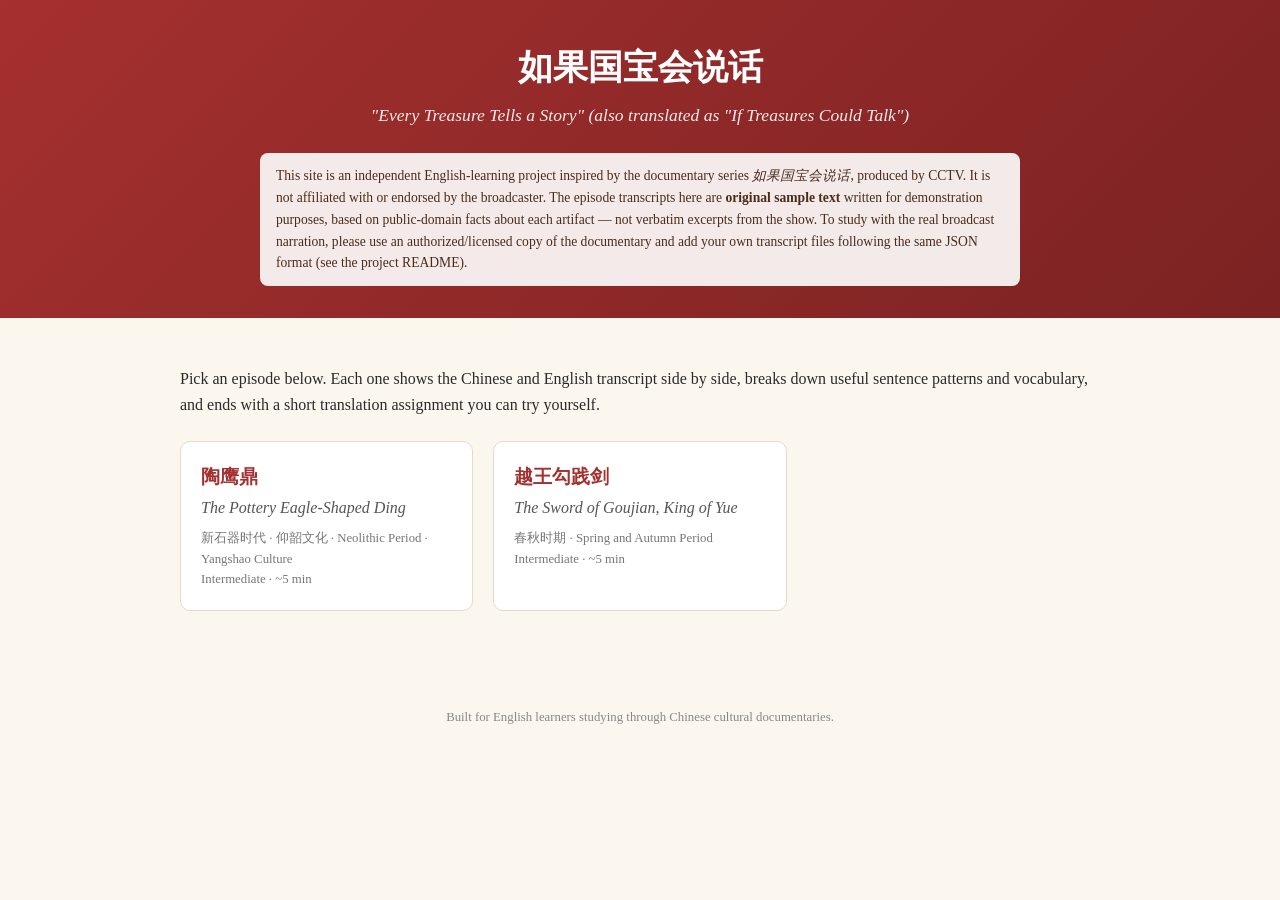
<file: chinese-english-learning/index.html>
<!DOCTYPE html>
<html lang="en">
<head>
<meta charset="UTF-8">
<meta name="viewport" content="width=device-width, initial-scale=1.0">
<title>如果国宝会说话 / Every Treasure Tells a Story — English Learning</title>
<link rel="stylesheet" href="css/style.css">
</head>
<body>
  <header class="site-header">
    <h1>如果国宝会说话</h1>
    <div class="subtitle en-title">"Every Treasure Tells a Story" (also translated as "If Treasures Could Talk")</div>
    <div class="disclaimer">
      This site is an independent English-learning project inspired by the documentary series
      <em>如果国宝会说话</em>, produced by CCTV. It is not affiliated with or endorsed by the
      broadcaster. The episode transcripts here are <strong>original sample text</strong> written
      for demonstration purposes, based on public-domain facts about each artifact — not verbatim
      excerpts from the show. To study with the real broadcast narration, please use an
      authorized/licensed copy of the documentary and add your own transcript files following the
      same JSON format (see the project README).
    </div>
  </header>

  <main>
    <p>Pick an episode below. Each one shows the Chinese and English transcript side by side,
       breaks down useful sentence patterns and vocabulary, and ends with a short translation
       assignment you can try yourself.</p>
    <div class="episode-grid" id="episode-grid"></div>
  </main>

  <footer class="site-footer">
    Built for English learners studying through Chinese cultural documentaries.
  </footer>

  <script src="js/app.js"></script>
</body>
</html>
</file>
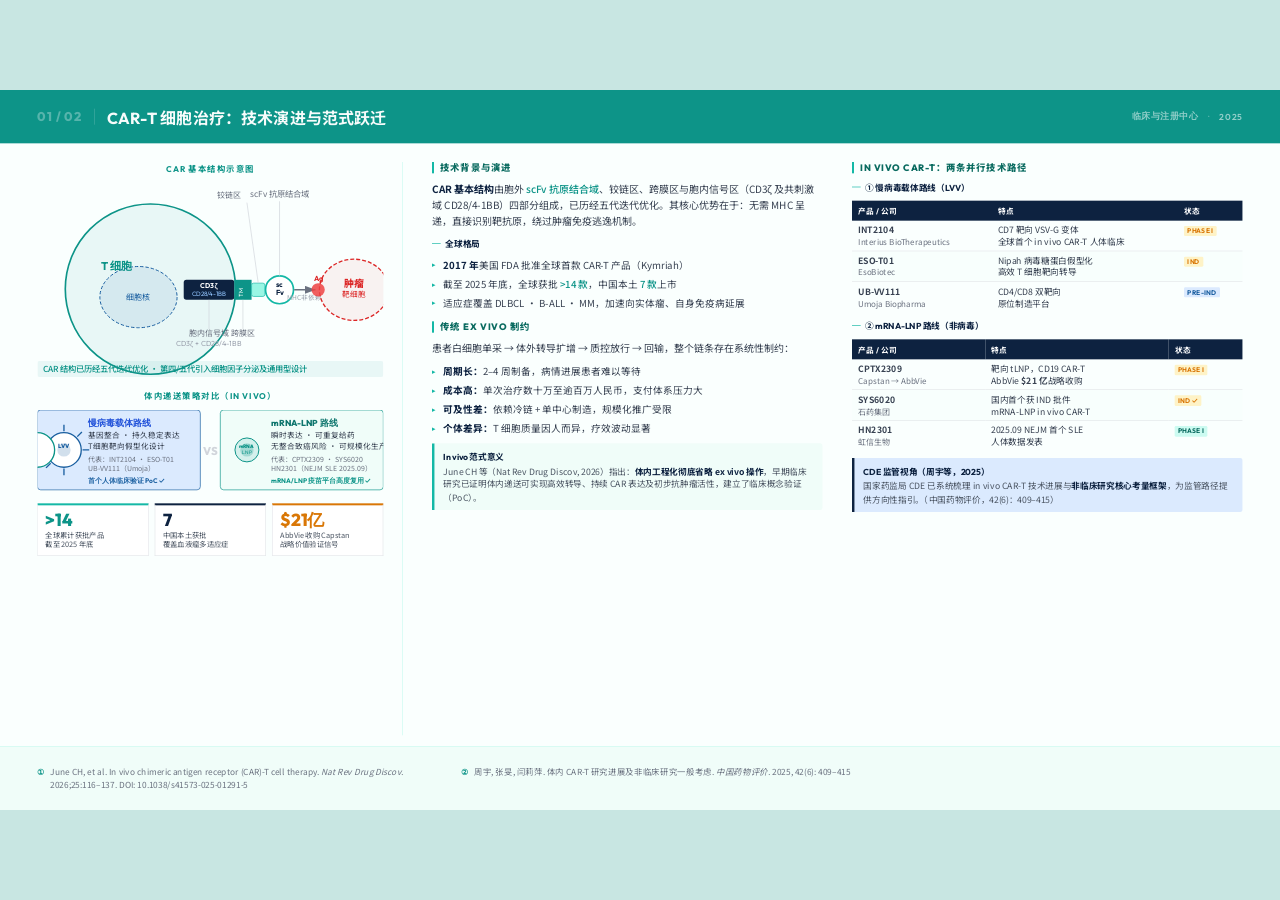
<file: CAR细胞治疗综述.html>
<!DOCTYPE html>
<html lang="zh">
<head>
<meta charset="UTF-8">
<meta name="viewport" content="width=device-width,initial-scale=1.0">
<title>CAR-T / CAR-M 细胞治疗综述</title>
<link href="https://fonts.googleapis.com/css2?family=Outfit:wght@300;400;500;600;700;800&family=Noto+Sans+SC:wght@300;400;500;700&display=swap" rel="stylesheet">
<style>
/* === THEME TOKENS === */
:root {
  --teal-900:#0A6B60; --teal-700:#0D9488; --teal-500:#14B8A6;
  --teal-200:#99F6E4; --teal-100:#CCFBF1; --teal-50:#F0FDF9;
  --navy:#0D2240; --navy-2:#1A3A5C;
  --blue:#1A5FA0; --blue-lt:#DBEAFE;
  --red:#DC2626; --red-lt:#FEE2E2;
  --amber:#D97706; --amber-lt:#FEF3C7;
  --green:#16A34A;
  --gray-800:#1F2937; --gray-700:#374151; --gray-600:#4B5563;
  --gray-500:#6B7280; --gray-400:#9CA3AF;
  --gray-300:#D1D5DB; --gray-200:#E5E7EB; --gray-100:#F3F4F6;
  --white:#FFFFFF; --canvas:#FAFFFE;
  --ease:cubic-bezier(0.22,1,0.36,1);
}

/* === VIEWPORT BASE CSS (mandatory, verbatim) === */
html,body{width:100%;height:100%;margin:0;overflow:hidden;background:#C8E6E2}
.deck-viewport{position:fixed;inset:0;overflow:hidden;background:#C8E6E2}
.deck-stage{position:absolute;left:0;top:0;width:1920px;height:1080px;overflow:hidden;transform-origin:0 0;background:var(--canvas)}
.slide{position:absolute;inset:0;width:1920px;height:1080px;overflow:hidden;display:block;visibility:hidden;opacity:0;pointer-events:none;background:var(--canvas)}
.slide.active,.slide.visible{visibility:visible;opacity:1;pointer-events:auto;z-index:1}
img,video,canvas,svg{max-width:100%;max-height:100%}
.deck-controls{position:fixed;left:50%;bottom:22px;transform:translateX(-50%);z-index:1000}
@media print{html,body{width:1920px;height:auto;overflow:visible;background:#fff}.deck-viewport{position:static;overflow:visible;background:#fff}.deck-stage{position:static;width:auto;height:auto;transform:none!important;background:none}.slide{position:relative;display:block!important;visibility:visible!important;opacity:1!important;pointer-events:auto!important;width:1920px;height:1080px;break-after:page;page-break-after:always}.slide:last-child{break-after:auto;page-break-after:auto}.deck-controls{display:none!important}}
@media(prefers-reduced-motion:reduce){*,*::before,*::after{animation-duration:0.01ms!important;transition-duration:0.2s!important}}

/* === GLOBAL === */
*{margin:0;padding:0;box-sizing:border-box}

/* === TOP BAR === */
.top-bar{position:absolute;top:0;left:0;right:0;height:80px;background:var(--teal-700);display:flex;align-items:center;padding:0 56px;justify-content:space-between;z-index:10}
.top-left{display:flex;align-items:center;gap:18px}
.slide-num{font-family:'Outfit',sans-serif;font-size:19px;font-weight:800;color:rgba(255,255,255,.3);letter-spacing:.06em}
.top-sep{width:1px;height:24px;background:rgba(255,255,255,.22)}
.slide-tag{font-family:'Outfit','Noto Sans SC',sans-serif;font-size:24px;font-weight:700;color:rgba(255,255,255,.97);letter-spacing:.01em}
.top-right{display:flex;align-items:center;gap:14px}
.top-meta{font-family:'Outfit',sans-serif;font-size:13px;font-weight:600;color:rgba(255,255,255,.55);letter-spacing:.1em;text-transform:uppercase}

/* === BOTTOM BAR === */
.bottom-bar{position:absolute;bottom:0;left:0;right:0;height:96px;background:var(--teal-50);border-top:1.5px solid var(--teal-100);display:flex;align-items:center;padding:0 56px;gap:0;z-index:10}
.cites{display:flex;gap:36px;align-items:flex-start}
.cit{display:flex;gap:8px;align-items:flex-start;max-width:600px}
.cn{font-family:'Outfit',sans-serif;font-size:12px;font-weight:700;color:var(--teal-700);flex-shrink:0;margin-top:1px}
.ct{font-family:'Noto Sans SC',sans-serif;font-size:12.5px;color:var(--gray-500);line-height:1.45}

/* === 3-COLUMN GRID BODY ===
   cols: 548px | 1fr | 1fr  gap: 44px  pad: 28px 56px
   each 1fr ≈ (1920-112-88-548)/2 = 586px
*/
.slide-body{position:absolute;top:80px;bottom:96px;left:0;right:0;display:grid;grid-template-columns:548px 1fr 1fr;column-gap:44px;padding:28px 56px;align-items:start}

/* left: border-right visual divider */
.diag-col{height:860px;overflow:hidden;display:flex;flex-direction:column;gap:12px;border-right:1.5px solid var(--teal-100);padding-right:28px}
.txt-col{height:860px;overflow:hidden;display:flex;flex-direction:column;gap:11px}

/* === TYPOGRAPHY === */
.s-head{font-family:'Outfit','Noto Sans SC',sans-serif;font-size:14px;font-weight:800;color:var(--teal-900);letter-spacing:.09em;text-transform:uppercase;border-left:3px solid var(--teal-500);padding-left:9px;line-height:1.2}
.sub-head{font-family:'Outfit','Noto Sans SC',sans-serif;font-size:13px;font-weight:700;color:var(--navy);display:flex;align-items:center;gap:7px}
.sub-head::before{content:'';display:block;width:13px;height:1.5px;background:var(--teal-500);flex-shrink:0}
.body{font-family:'Noto Sans SC',sans-serif;font-size:15px;color:var(--gray-700);line-height:1.65}
.body strong{color:var(--navy);font-weight:700}
.body em{color:var(--teal-700);font-style:normal;font-weight:500}

/* === BULLET LIST === */
.blist{list-style:none;display:flex;flex-direction:column;gap:6px}
.blist li{font-family:'Noto Sans SC',sans-serif;font-size:14.5px;color:var(--gray-700);line-height:1.55;padding-left:16px;position:relative}
.blist li::before{content:'▸';position:absolute;left:0;color:var(--teal-500);font-size:10px;top:3px}
.blist li strong{color:var(--navy);font-weight:700}
.blist li em{color:var(--teal-700);font-style:normal;font-weight:500}

/* === NUMBERED LIST === */
.nlist{list-style:none;display:flex;flex-direction:column;gap:7px;counter-reset:nc}
.nlist li{font-family:'Noto Sans SC',sans-serif;font-size:14.5px;color:var(--gray-700);line-height:1.5;padding-left:28px;position:relative;counter-increment:nc}
.nlist li::before{content:counter(nc);position:absolute;left:0;top:1px;width:19px;height:19px;background:var(--teal-700);color:white;border-radius:50%;font-family:'Outfit',sans-serif;font-size:11px;font-weight:700;display:flex;align-items:center;justify-content:center;line-height:1}
.nlist li strong{color:var(--navy);font-weight:700}

/* === STAT MINI BOXES === */
.stat-row{display:flex;gap:9px}
.stat-box{flex:1;background:white;border:1px solid var(--gray-200);border-top:3px solid var(--teal-500);padding:9px 11px;min-width:0}
.stat-box.b{border-top-color:var(--blue)}.stat-box.a{border-top-color:var(--amber)}.stat-box.n{border-top-color:var(--navy)}
.stat-n{font-family:'Outfit',sans-serif;font-size:26px;font-weight:800;color:var(--teal-700);line-height:1;margin-bottom:2px}
.stat-box.b .stat-n{color:var(--blue)}.stat-box.a .stat-n{color:var(--amber)}.stat-box.n .stat-n{color:var(--navy)}
.stat-l{font-family:'Noto Sans SC',sans-serif;font-size:11px;color:var(--gray-600);line-height:1.3}

/* === PIPELINE TABLE === */
.pipe-tbl{width:100%;border-collapse:collapse}
.pipe-tbl th{font-family:'Outfit','Noto Sans SC',sans-serif;font-size:11.5px;font-weight:700;color:white;background:var(--navy);padding:7px 9px;text-align:left;letter-spacing:.04em;text-transform:uppercase}
.pipe-tbl td{font-family:'Noto Sans SC',sans-serif;font-size:13px;color:var(--gray-700);padding:5px 9px;border-bottom:1px solid var(--gray-200);line-height:1.35;vertical-align:top}
.pipe-tbl tr:nth-child(even) td{background:#F8FFFD}
.pipe-tbl tr:last-child td{border-bottom:none}
.bdg{display:inline-block;font-family:'Outfit',sans-serif;font-size:10px;font-weight:700;padding:1px 5px;border-radius:2px;letter-spacing:.03em;text-transform:uppercase;white-space:nowrap}
.lv{background:var(--blue-lt);color:var(--blue)}.ln{background:var(--teal-100);color:var(--teal-900)}.ph{background:var(--amber-lt);color:var(--amber)}

/* === CALLOUT === */
.callout{border-left:4px solid var(--teal-500);background:var(--teal-50);padding:10px 13px;border-radius:0 4px 4px 0}
.callout.a{border-left-color:var(--amber);background:var(--amber-lt)}
.callout.r{border-left-color:var(--red);background:var(--red-lt)}
.callout.n{border-left-color:var(--navy);background:var(--blue-lt)}
.c-title{font-family:'Outfit','Noto Sans SC',sans-serif;font-size:13px;font-weight:700;color:var(--navy);margin-bottom:3px}
.c-body{font-family:'Noto Sans SC',sans-serif;font-size:13px;color:var(--gray-600);line-height:1.5}
.c-body strong{color:var(--navy);font-weight:700}

/* === CLINICAL TABLE === */
.clin-tbl{width:100%;border-collapse:collapse}
.clin-tbl th{font-family:'Outfit','Noto Sans SC',sans-serif;font-size:11.5px;font-weight:700;color:var(--navy-2);background:rgba(13,148,136,.08);padding:6px 9px;text-align:left;border-bottom:2px solid var(--teal-200)}
.clin-tbl td{font-family:'Noto Sans SC',sans-serif;font-size:13px;color:var(--gray-700);padding:6px 9px;border-bottom:1px solid var(--gray-200);line-height:1.35;vertical-align:middle}
.clin-tbl tr:last-child td{border-bottom:none}
.ok{color:var(--green);font-weight:700;font-size:12px}
.sd{color:var(--amber);font-weight:700;font-size:12px}
.end{color:var(--red);font-weight:700;font-size:12px}

/* === DIAGRAM LABEL === */
.d-label{font-family:'Outfit','Noto Sans SC',sans-serif;font-size:12.5px;font-weight:700;color:var(--teal-700);letter-spacing:.1em;text-transform:uppercase;text-align:center}

/* === ENTRANCE ANIMATIONS === */
.slide.active .reveal{animation:fi 0.5s var(--ease) both}
.slide.active .reveal:nth-child(1){animation-delay:.04s}
.slide.active .reveal:nth-child(2){animation-delay:.12s}
.slide.active .reveal:nth-child(3){animation-delay:.20s}
.slide.active .reveal:nth-child(4){animation-delay:.28s}
.slide.active .reveal:nth-child(5){animation-delay:.36s}
.slide.active .reveal:nth-child(6){animation-delay:.44s}
@keyframes fi{from{opacity:0;transform:translateY(13px)}to{opacity:1;transform:translateY(0)}}

/* === INLINE EDIT === */
.edit-hotzone{position:fixed;top:0;left:0;width:80px;height:80px;z-index:10000;cursor:pointer}
.edit-toggle{position:fixed;top:18px;left:18px;background:var(--teal-700);color:white;border:none;border-radius:6px;padding:6px 13px;font-family:'Outfit',sans-serif;font-size:12px;font-weight:600;cursor:pointer;z-index:10001;opacity:0;pointer-events:none;transition:opacity .25s ease}
.edit-toggle.show,.edit-toggle.active{opacity:1;pointer-events:auto}
[contenteditable="true"]{outline:2px solid var(--teal-500);border-radius:2px;cursor:text}

/* === NAV HINT === */
.nav-hint{position:fixed;bottom:14px;left:50%;transform:translateX(-50%);font-family:'Outfit',sans-serif;font-size:12px;color:rgba(13,148,136,.5);letter-spacing:.07em;z-index:100;user-select:none;pointer-events:none}
</style>
</head>
<body>
<div class="deck-viewport">
<main class="deck-stage" id="deckStage">

<!-- ══════════════════════════════════════════════════════
     SLIDE 1 — CAR-T 细胞治疗：技术演进与范式跃迁
     ══════════════════════════════════════════════════════ -->
<section class="slide active" id="s1">

  <!-- Top bar -->
  <div class="top-bar">
    <div class="top-left">
      <span class="slide-num">01 / 02</span>
      <div class="top-sep"></div>
      <span class="slide-tag">CAR-T 细胞治疗：技术演进与范式跃迁</span>
    </div>
    <div class="top-right">
      <span class="top-meta">临床与注册中心</span>
      <span class="top-meta" style="color:rgba(255,255,255,.3)">·</span>
      <span class="top-meta">2025</span>
    </div>
  </div>

  <!-- Main grid -->
  <div class="slide-body">

    <!-- ── LEFT: Diagram Column ── -->
    <div class="diag-col">

      <!-- Diagram label -->
      <div class="d-label reveal">CAR 基本结构示意图</div>

      <!-- SVG: CAR-T mechanism -->
      <svg viewBox="0 0 520 295" width="100%" style="flex-shrink:0" aria-label="CAR-T结构示意图">
        <defs>
          <marker id="arr" markerWidth="8" markerHeight="6" refX="8" refY="3" orient="auto">
            <path d="M0,0 L8,3 L0,6 Z" fill="#6B7280"/>
          </marker>
          <marker id="arr-red" markerWidth="8" markerHeight="6" refX="8" refY="3" orient="auto">
            <path d="M0,0 L8,3 L0,6 Z" fill="#DC2626"/>
          </marker>
        </defs>

        <!-- T Cell main circle -->
        <circle cx="170" cy="160" r="128" fill="rgba(13,148,136,.07)" stroke="#0D9488" stroke-width="2.5"/>

        <!-- Nucleus (dashed oval) -->
        <ellipse cx="152" cy="172" rx="58" ry="46" fill="rgba(26,95,160,.09)" stroke="#1A5FA0" stroke-width="1.5" stroke-dasharray="5,3"/>

        <!-- T cell label -->
        <text x="95" y="132" font-family="Outfit,Noto Sans SC,sans-serif" font-size="17" font-weight="700" fill="#0D9488">T 细胞</text>
        <!-- Nucleus label -->
        <text x="152" y="177" font-family="Noto Sans SC,sans-serif" font-size="12" fill="#1A5FA0" text-anchor="middle">细胞核</text>

        <!-- ── CAR Construct (horizontal, extending right from cell surface x=298) ── -->
        <!-- CD3ζ + CD28 intracellular domain (inside cell) -->
        <rect x="220" y="146" width="76" height="30" rx="4" fill="#0D2240"/>
        <text x="258" y="158" font-family="Outfit,sans-serif" font-size="10.5" font-weight="700" fill="white" text-anchor="middle">CD3ζ</text>
        <text x="258" y="171" font-family="Outfit,sans-serif" font-size="9.5" fill="#93C5FD" text-anchor="middle">CD28/4-1BB</text>

        <!-- Transmembrane domain (straddles membrane at x=298) -->
        <rect x="296" y="146" width="26" height="30" fill="#0D9488"/>
        <text x="309" y="165" font-family="Outfit,sans-serif" font-size="9" fill="white" text-anchor="middle" transform="rotate(-90,309,165)">TM</text>

        <!-- Hinge region -->
        <rect x="322" y="151" width="20" height="20" rx="3" fill="#99F6E4" stroke="#14B8A6" stroke-width="1"/>

        <!-- scFv (extracellular) -->
        <circle cx="364" cy="161" r="21" fill="white" stroke="#14B8A6" stroke-width="2.5"/>
        <text x="364" y="157" font-family="Outfit,sans-serif" font-size="11" font-weight="700" fill="#0D2240" text-anchor="middle">sc</text>
        <text x="364" y="169" font-family="Outfit,sans-serif" font-size="11" font-weight="700" fill="#0D2240" text-anchor="middle">Fv</text>

        <!-- Arrow from scFv to antigen -->
        <line x1="386" y1="161" x2="418" y2="161" stroke="#6B7280" stroke-width="2" marker-end="url(#arr)"/>
        <text x="402" y="177" font-family="Noto Sans SC,sans-serif" font-size="10" fill="#9CA3AF" text-anchor="middle">MHC非依赖</text>

        <!-- Cancer cell -->
        <ellipse cx="476" cy="161" rx="52" ry="46" fill="rgba(220,38,38,.06)" stroke="#DC2626" stroke-width="2" stroke-dasharray="6,3"/>
        <!-- Antigen on cancer cell surface -->
        <circle cx="422" cy="161" r="10" fill="#EF4444" opacity=".85"/>
        <text x="422" y="148" font-family="Outfit,sans-serif" font-size="11" font-weight="700" fill="#DC2626" text-anchor="middle">Ag</text>
        <!-- Cancer cell labels -->
        <text x="476" y="157" font-family="Noto Sans SC,sans-serif" font-size="15" font-weight="700" fill="#DC2626" text-anchor="middle">肿瘤</text>
        <text x="476" y="172" font-family="Noto Sans SC,sans-serif" font-size="11.5" fill="#DC2626" text-anchor="middle">靶细胞</text>

        <!-- ── Annotation leader lines ── -->
        <!-- scFv: upward leader -->
        <line x1="364" y1="140" x2="364" y2="28" stroke="#D1D5DB" stroke-width="1"/>
        <text x="364" y="22" font-family="Noto Sans SC,sans-serif" font-size="12.5" fill="#6B7280" text-anchor="middle">scFv 抗原结合域</text>

        <!-- Hinge: upward-left leader -->
        <line x1="332" y1="151" x2="315" y2="30" stroke="#D1D5DB" stroke-width="1"/>
        <text x="306" y="23" font-family="Noto Sans SC,sans-serif" font-size="12" fill="#6B7280" text-anchor="end">铰链区</text>

        <!-- TM: downward leader -->
        <line x1="309" y1="176" x2="309" y2="220" stroke="#D1D5DB" stroke-width="1"/>
        <text x="309" y="231" font-family="Noto Sans SC,sans-serif" font-size="12" fill="#6B7280" text-anchor="middle">跨膜区</text>

        <!-- CD3ζ: downward leader -->
        <line x1="258" y1="176" x2="258" y2="220" stroke="#D1D5DB" stroke-width="1"/>
        <text x="258" y="231" font-family="Noto Sans SC,sans-serif" font-size="12" fill="#6B7280" text-anchor="middle">胞内信号域</text>
        <text x="258" y="246" font-family="Outfit,sans-serif" font-size="11" fill="#9CA3AF" text-anchor="middle">CD3ζ + CD28/4-1BB</text>

        <!-- "五代迭代" callout bar -->
        <rect x="0" y="268" width="520" height="24" rx="3" fill="rgba(13,148,136,.07)"/>
        <text x="8" y="284" font-family="Noto Sans SC,sans-serif" font-size="12.5" fill="#0D9488" font-weight="500">CAR 结构已历经五代迭代优化 · 第四/五代引入细胞因子分泌及通用型设计</text>
      </svg>

      <!-- In vivo delivery comparison -->
      <div class="d-label reveal" style="margin-top:4px">体内递送策略对比（In Vivo）</div>

      <!-- SVG: LVV vs mRNA-LNP -->
      <svg viewBox="0 0 520 128" width="100%" style="flex-shrink:0" aria-label="体内递送策略对比">
        <!-- LVV panel -->
        <rect x="0" y="0" width="245" height="120" rx="5" fill="var(--blue-lt)" stroke="#1A5FA0" stroke-width="1"/>
        <!-- Virus icon -->
        <circle cx="40" cy="60" r="26" fill="white" stroke="#1A5FA0" stroke-width="2"/>
        <!-- Virus spikes -->
        <line x1="40" y1="32" x2="40" y2="22" stroke="#1A5FA0" stroke-width="2"/>
        <line x1="40" y1="88" x2="40" y2="98" stroke="#1A5FA0" stroke-width="2"/>
        <line x1="68" y1="60" x2="78" y2="60" stroke="#1A5FA0" stroke-width="2"/>
        <line x1="12" y1="60" x2="2" y2="60" stroke="#1A5FA0" stroke-width="2"/>
        <line x1="60" y1="40" x2="67" y2="33" stroke="#1A5FA0" stroke-width="2"/>
        <line x1="20" y1="80" x2="13" y2="87" stroke="#1A5FA0" stroke-width="2"/>
        <circle cx="40" cy="60" r="10" fill="#1A5FA0" opacity=".2"/>
        <text x="40" y="57" font-family="Outfit,sans-serif" font-size="9" font-weight="800" fill="#1A5FA0" text-anchor="middle">LVV</text>
        <!-- LVV text block -->
        <text x="76" y="24" font-family="Outfit,sans-serif" font-size="13" font-weight="800" fill="#1D4ED8">慢病毒载体路线</text>
        <text x="76" y="42" font-family="Noto Sans SC,sans-serif" font-size="11.5" fill="#374151">基因整合 · 持久稳定表达</text>
        <text x="76" y="58" font-family="Noto Sans SC,sans-serif" font-size="11.5" fill="#374151">T细胞靶向假型化设计</text>
        <text x="76" y="78" font-family="Noto Sans SC,sans-serif" font-size="10.5" fill="#6B7280">代表：INT2104 · ESO-T01</text>
        <text x="76" y="92" font-family="Noto Sans SC,sans-serif" font-size="10.5" fill="#6B7280">UB-VV111（Umoja）</text>
        <text x="76" y="110" font-family="Outfit,sans-serif" font-size="10" font-weight="700" fill="#1A5FA0">首个人体临床验证 PoC ✓</text>

        <!-- vs -->
        <text x="260" y="68" font-family="Outfit,sans-serif" font-size="17" font-weight="800" fill="#D1D5DB" text-anchor="middle">VS</text>

        <!-- mRNA-LNP panel -->
        <rect x="275" y="0" width="245" height="120" rx="5" fill="var(--teal-50)" stroke="#0D9488" stroke-width="1"/>
        <!-- LNP icon (layered circles) -->
        <circle cx="40+275" cy="60" r="26" fill="white" stroke="#0D9488" stroke-width="2"/>
        <circle cx="315" cy="60" r="18" fill="rgba(13,148,136,.12)" stroke="#0D9488" stroke-width="1.5"/>
        <circle cx="315" cy="60" r="10" fill="rgba(13,148,136,.25)"/>
        <text x="315" y="57" font-family="Outfit,sans-serif" font-size="7.5" font-weight="800" fill="#0D9488" text-anchor="middle">mRNA</text>
        <text x="315" y="66" font-family="Outfit,sans-serif" font-size="7.5" fill="#0D9488" text-anchor="middle">LNP</text>
        <!-- LNP text block -->
        <text x="351" y="24" font-family="Outfit,sans-serif" font-size="13" font-weight="800" fill="#0F766E">mRNA-LNP 路线</text>
        <text x="351" y="42" font-family="Noto Sans SC,sans-serif" font-size="11.5" fill="#374151">瞬时表达 · 可重复给药</text>
        <text x="351" y="58" font-family="Noto Sans SC,sans-serif" font-size="11.5" fill="#374151">无整合致癌风险 · 可规模化生产</text>
        <text x="351" y="78" font-family="Noto Sans SC,sans-serif" font-size="10.5" fill="#6B7280">代表：CPTX2309 · SYS6020</text>
        <text x="351" y="92" font-family="Noto Sans SC,sans-serif" font-size="10.5" fill="#6B7280">HN2301（NEJM SLE 2025.09）</text>
        <text x="351" y="110" font-family="Outfit,sans-serif" font-size="10" font-weight="700" fill="#0D9488">mRNA/LNP 疫苗平台高度复用 ✓</text>
      </svg>

      <!-- Stat boxes -->
      <div class="stat-row reveal">
        <div class="stat-box"><div class="stat-n">&gt;14</div><div class="stat-l">全球累计获批产品<br>截至 2025 年底</div></div>
        <div class="stat-box n"><div class="stat-n">7</div><div class="stat-l">中国本土获批<br>覆盖血液瘤多适应症</div></div>
        <div class="stat-box a"><div class="stat-n">$21亿</div><div class="stat-l">AbbVie 收购 Capstan<br>战略价值验证信号</div></div>
      </div>

    </div><!-- /diag-col -->

    <!-- ── TEXT COLUMN 1 ── -->
    <div class="txt-col">

      <div class="s-head reveal">技术背景与演进</div>

      <p class="body reveal"><strong>CAR 基本结构</strong>由胞外 <em>scFv 抗原结合域</em>、铰链区、跨膜区与胞内信号区（CD3ζ 及共刺激域 CD28/4-1BB）四部分组成，已历经五代迭代优化。其核心优势在于：无需 MHC 呈递，直接识别靶抗原，绕过肿瘤免疫逃逸机制。</p>

      <div class="sub-head reveal">全球格局</div>
      <ul class="blist reveal">
        <li><strong>2017 年</strong>美国 FDA 批准全球首款 CAR-T 产品（Kymriah）</li>
        <li>截至 2025 年底，全球获批 <em>&gt;14 款</em>，中国本土 <em>7 款</em>上市</li>
        <li>适应症覆盖 DLBCL · B-ALL · MM，加速向实体瘤、自身免疫病延展</li>
      </ul>

      <div class="s-head reveal" style="margin-top:6px">传统 Ex Vivo 制约</div>
      <p class="body reveal">患者白细胞单采 → 体外转导扩增 → 质控放行 → 回输，整个链条存在系统性制约：</p>
      <ul class="blist reveal">
        <li><strong>周期长：</strong>2–4 周制备，病情进展患者难以等待</li>
        <li><strong>成本高：</strong>单次治疗数十万至逾百万人民币，支付体系压力大</li>
        <li><strong>可及性差：</strong>依赖冷链 + 单中心制造，规模化推广受限</li>
        <li><strong>个体差异：</strong>T 细胞质量因人而异，疗效波动显著</li>
      </ul>

      <div class="callout reveal">
        <div class="c-title">In vivo 范式意义</div>
        <div class="c-body">June CH 等（Nat Rev Drug Discov, 2026）指出：<strong>体内工程化彻底省略 ex vivo 操作</strong>，早期临床研究已证明体内递送可实现高效转导、持续 CAR 表达及初步抗肿瘤活性，建立了临床概念验证（PoC）。</div>
      </div>

    </div><!-- /txt-col 1 -->

    <!-- ── TEXT COLUMN 2 ── -->
    <div class="txt-col">

      <div class="s-head reveal">In Vivo CAR-T：两条并行技术路径</div>

      <div class="sub-head reveal">① 慢病毒载体路线（LVV）</div>
      <table class="pipe-tbl reveal">
        <thead>
          <tr><th>产品 / 公司</th><th>特点</th><th>状态</th></tr>
        </thead>
        <tbody>
          <tr>
            <td><strong>INT2104</strong><br><span style="color:var(--gray-500);font-size:12px">Interius BioTherapeutics</span></td>
            <td>CD7 靶向 VSV-G 变体<br>全球首个 in vivo CAR-T 人体临床</td>
            <td><span class="bdg ph">Phase I</span></td>
          </tr>
          <tr>
            <td><strong>ESO-T01</strong><br><span style="color:var(--gray-500);font-size:12px">EsoBiotec</span></td>
            <td>Nipah 病毒糖蛋白假型化<br>高效 T 细胞靶向转导</td>
            <td><span class="bdg ph">IND</span></td>
          </tr>
          <tr>
            <td><strong>UB-VV111</strong><br><span style="color:var(--gray-500);font-size:12px">Umoja Biopharma</span></td>
            <td>CD4/CD8 双靶向<br>原位制造平台</td>
            <td><span class="bdg lv">Pre-IND</span></td>
          </tr>
        </tbody>
      </table>

      <div class="sub-head reveal">② mRNA-LNP 路线（非病毒）</div>
      <table class="pipe-tbl reveal">
        <thead>
          <tr><th>产品 / 公司</th><th>特点</th><th>状态</th></tr>
        </thead>
        <tbody>
          <tr>
            <td><strong>CPTX2309</strong><br><span style="color:var(--gray-500);font-size:12px">Capstan → AbbVie</span></td>
            <td>靶向 tLNP，CD19 CAR-T<br>AbbVie <strong>$21 亿</strong>战略收购</td>
            <td><span class="bdg ph">Phase I</span></td>
          </tr>
          <tr>
            <td><strong>SYS6020</strong><br><span style="color:var(--gray-500);font-size:12px">石药集团</span></td>
            <td>国内首个获 IND 批件<br>mRNA-LNP in vivo CAR-T</td>
            <td><span class="bdg ph">IND ✓</span></td>
          </tr>
          <tr>
            <td><strong>HN2301</strong><br><span style="color:var(--gray-500);font-size:12px">虹信生物</span></td>
            <td>2025.09 NEJM 首个 SLE<br>人体数据发表</td>
            <td><span class="bdg ln">Phase I</span></td>
          </tr>
        </tbody>
      </table>

      <div class="callout n reveal">
        <div class="c-title">CDE 监管视角（周宇等，2025）</div>
        <div class="c-body">国家药监局 CDE 已系统梳理 in vivo CAR-T 技术进展与<strong>非临床研究核心考量框架</strong>，为监管路径提供方向性指引。（中国药物评价，42(6)：409–415）</div>
      </div>

    </div><!-- /txt-col 2 -->

  </div><!-- /slide-body -->

  <!-- Bottom bar -->
  <div class="bottom-bar">
    <div class="cites">
      <div class="cit"><span class="cn">①</span><span class="ct">June CH, et al. In vivo chimeric antigen receptor (CAR)-T cell therapy. <em>Nat Rev Drug Discov.</em> 2026;25:116–137. DOI: 10.1038/s41573-025-01291-5</span></div>
      <div class="cit"><span class="cn">②</span><span class="ct">周宇, 张旻, 闫莉萍. 体内 CAR-T 研究进展及非临床研究一般考虑. <em>中国药物评价.</em> 2025, 42(6): 409–415</span></div>
    </div>
  </div>

</section><!-- /slide 1 -->


<!-- ══════════════════════════════════════════════════════
     SLIDE 2 — CAR-M 细胞治疗：机理优势与路径重塑
     ══════════════════════════════════════════════════════ -->
<section class="slide" id="s2">

  <!-- Top bar -->
  <div class="top-bar">
    <div class="top-left">
      <span class="slide-num">02 / 02</span>
      <div class="top-sep"></div>
      <span class="slide-tag">CAR-M 细胞治疗：机理优势与路径重塑</span>
    </div>
    <div class="top-right">
      <span class="top-meta">临床与注册中心</span>
      <span class="top-meta" style="color:rgba(255,255,255,.3)">·</span>
      <span class="top-meta">2025</span>
    </div>
  </div>

  <!-- Main grid -->
  <div class="slide-body">

    <!-- ── LEFT: Diagram Column ── -->
    <div class="diag-col">

      <div class="d-label reveal">CAR-M 作用机制示意图</div>

      <!-- SVG: CAR-M mechanism -->
      <svg viewBox="0 0 520 330" width="100%" style="flex-shrink:0" aria-label="CAR-M作用机制">
        <defs>
          <marker id="arr2" markerWidth="8" markerHeight="6" refX="8" refY="3" orient="auto">
            <path d="M0,0 L8,3 L0,6 Z" fill="#0D9488"/>
          </marker>
          <marker id="arr3" markerWidth="8" markerHeight="6" refX="8" refY="3" orient="auto">
            <path d="M0,0 L8,3 L0,6 Z" fill="#1A5FA0"/>
          </marker>
        </defs>

        <!-- LNP delivery icon (in vivo, top-left) -->
        <circle cx="36" cy="38" r="24" fill="rgba(13,148,136,.08)" stroke="#0D9488" stroke-width="1.5"/>
        <circle cx="36" cy="38" r="15" fill="rgba(13,148,136,.15)" stroke="#0D9488" stroke-width="1"/>
        <circle cx="36" cy="38" r="8" fill="rgba(13,148,136,.3)"/>
        <text x="36" y="35" font-family="Outfit,sans-serif" font-size="7" font-weight="800" fill="#0D9488" text-anchor="middle">mRNA</text>
        <text x="36" y="43" font-family="Outfit,sans-serif" font-size="7" fill="#0D9488" text-anchor="middle">LNP</text>
        <text x="36" y="72" font-family="Noto Sans SC,sans-serif" font-size="10" fill="#6B7280" text-anchor="middle">体内递送</text>
        <!-- Arrow from LNP to macrophage -->
        <line x1="62" y1="38" x2="88" y2="70" stroke="#0D9488" stroke-width="1.5" stroke-dasharray="4,2" marker-end="url(#arr2)"/>

        <!-- ── Macrophage (irregular blob path) ── -->
        <path d="M 190 55 C 245 45, 290 75, 310 130 C 330 185, 315 248, 268 278 C 221 308, 155 305, 118 270 C 81 235, 72 182, 84 138 C 96 94, 128 66, 190 55 Z"
              fill="rgba(13,148,136,.09)" stroke="#0D9488" stroke-width="2.5"/>

        <!-- Macrophage label -->
        <text x="168" y="90" font-family="Noto Sans SC,sans-serif" font-size="15" font-weight="700" fill="#0D9488" text-anchor="middle">巨噬细胞</text>
        <text x="168" y="107" font-family="Outfit,sans-serif" font-size="12" fill="#0D9488" text-anchor="middle">(CAR-Macrophage)</text>

        <!-- Pseudo-nucleus -->
        <ellipse cx="165" cy="185" rx="52" ry="42" fill="rgba(26,95,160,.08)" stroke="#1A5FA0" stroke-width="1.5" stroke-dasharray="4,3"/>
        <text x="165" y="190" font-family="Noto Sans SC,sans-serif" font-size="11" fill="#1A5FA0" text-anchor="middle">细胞核</text>

        <!-- CAR receptor on macrophage surface (right side, ~x=312) -->
        <!-- Intracellular tail -->
        <rect x="266" y="145" width="38" height="22" rx="3" fill="#0D2240"/>
        <text x="285" y="160" font-family="Outfit,sans-serif" font-size="8.5" fill="white" text-anchor="middle">γ-chain</text>
        <!-- TM -->
        <rect x="304" y="145" width="16" height="22" fill="#0D9488"/>
        <!-- scFv arm -->
        <rect x="320" y="149" width="14" height="14" rx="2" fill="#99F6E4" stroke="#14B8A6" stroke-width="1"/>
        <circle cx="345" cy="156" r="13" fill="white" stroke="#14B8A6" stroke-width="2"/>
        <text x="345" y="153" font-family="Outfit,sans-serif" font-size="8" font-weight="700" fill="#0D2240" text-anchor="middle">sc</text>
        <text x="345" y="162" font-family="Outfit,sans-serif" font-size="8" font-weight="700" fill="#0D2240" text-anchor="middle">Fv</text>
        <!-- CAR label above -->
        <text x="315" y="135" font-family="Outfit,sans-serif" font-size="11" font-weight="700" fill="#0D9488" text-anchor="middle">CAR</text>
        <line x1="315" y1="137" x2="315" y2="145" stroke="#0D9488" stroke-width="1"/>

        <!-- Cancer cell being engulfed (right of macrophage) -->
        <circle cx="398" cy="160" r="42" fill="rgba(220,38,38,.06)" stroke="#DC2626" stroke-width="1.5" stroke-dasharray="5,3"/>
        <text x="398" y="156" font-family="Noto Sans SC,sans-serif" font-size="13.5" font-weight="700" fill="#DC2626" text-anchor="middle">肿瘤</text>
        <text x="398" y="171" font-family="Noto Sans SC,sans-serif" font-size="11" fill="#DC2626" text-anchor="middle">靶细胞</text>
        <!-- Phagocytosis arc indicator -->
        <path d="M 356 180 Q 335 200, 315 230" stroke="#0D9488" stroke-width="2" fill="none" stroke-dasharray="3,2" marker-end="url(#arr2)"/>
        <text x="320" y="248" font-family="Noto Sans SC,sans-serif" font-size="11" fill="#0D9488">吞噬</text>

        <!-- ── 3 output arrows (downstream effects) ── -->
        <!-- Arrow 1: M1 polarization (upper right) -->
        <line x1="318" y1="115" x2="418" y2="88" stroke="#0D9488" stroke-width="2" marker-end="url(#arr2)"/>
        <text x="425" y="80" font-family="Noto Sans SC,sans-serif" font-size="12.5" fill="#0D9488" font-weight="700">M1 极化</text>
        <text x="425" y="94" font-family="Noto Sans SC,sans-serif" font-size="11" fill="#6B7280">抑制性 TME → 促炎</text>

        <!-- Arrow 2: Antigen presentation (right) -->
        <line x1="318" y1="178" x2="418" y2="178" stroke="#1A5FA0" stroke-width="2" marker-end="url(#arr3)"/>
        <text x="425" y="174" font-family="Noto Sans SC,sans-serif" font-size="12.5" fill="#1A5FA0" font-weight="700">抗原提呈</text>
        <text x="425" y="188" font-family="Noto Sans SC,sans-serif" font-size="11" fill="#6B7280">MHC-II 激活 T 细胞</text>

        <!-- Arrow 3: CD8+ T activation (lower right) -->
        <line x1="308" y1="240" x2="418" y2="270" stroke="#0D9488" stroke-width="2" marker-end="url(#arr2)"/>
        <!-- CD8+ T cell icon -->
        <circle cx="455" cy="278" r="26" fill="rgba(26,95,160,.1)" stroke="#1A5FA0" stroke-width="1.5"/>
        <text x="455" y="275" font-family="Outfit,sans-serif" font-size="11" font-weight="700" fill="#1A5FA0" text-anchor="middle">CD8⁺</text>
        <text x="455" y="288" font-family="Noto Sans SC,sans-serif" font-size="10" fill="#1A5FA0" text-anchor="middle">T 细胞激活</text>

        <!-- Multi-effect label -->
        <text x="190" y="320" font-family="Noto Sans SC,sans-serif" font-size="11.5" fill="#0D9488" text-anchor="middle" font-weight="500">吞噬 · M1极化 · 抗原提呈 · CD8⁺T激活——多重效应叠加</text>
      </svg>

      <!-- CT-0508 clinical data table -->
      <div class="d-label reveal">CT-0508 首个 CAR-M I 期（HER2, Nature Medicine 2025）</div>
      <table class="clin-tbl reveal">
        <thead><tr><th>评估维度</th><th>关键结果</th></tr></thead>
        <tbody>
          <tr><td>安全性</td><td><span class="ok">✓ 无 DLT</span> · <span class="ok">无 ≥3 级 CRS</span></td></tr>
          <tr><td>归巢 &amp; TME</td><td>CAR-M 确认归巢肿瘤 · 重塑 TME · CD8⁺ 扩增</td></tr>
          <tr><td>最佳疗效</td><td><span class="sd">SD 4/9</span>（HER2 3+ 患者）· <span class="end">0 PR/CR</span></td></tr>
          <tr><td>项目命运</td><td><span class="end">✗</span> CT-0508 终止（2024.04）· CT-0525 终止（2024.12）</td></tr>
        </tbody>
      </table>

    </div><!-- /diag-col -->

    <!-- ── TEXT COLUMN 1 ── -->
    <div class="txt-col">

      <div class="s-head reveal">CAR-M 理论优势</div>
      <ul class="blist reveal">
        <li><strong>实体瘤浸润：</strong>巨噬细胞天然具备高效浸润实体瘤组织的能力，突破 CAR-T 的实体瘤屏障难题</li>
        <li><strong>M1 极化：</strong>将抑制性 TME 转变为促炎微环境，逆转免疫抑制</li>
        <li><strong>CD8⁺ 激活：</strong>通过 MHC-II 抗原提呈激活内源性 CD8⁺ T 细胞，形成二次免疫攻击</li>
        <li><strong>多重效应叠加：</strong>吞噬 + 极化 + 提呈 + T 细胞激活协同发挥抗肿瘤作用</li>
      </ul>

      <div class="s-head reveal" style="margin-top:4px">Ex Vivo CAR-M 四大系统性挑战</div>
      <ol class="nlist reveal">
        <li><strong>剂量暴露受限——</strong>巨噬细胞为终末分化非分裂细胞，体内不扩增，单次回输"暴露量"远低于 CAR-T，是疗效受限的根本原因</li>
        <li><strong>制造工艺不成熟——</strong>Ad5f35 腺病毒对巨噬细胞转导效率有限；GMP 级培养与冻存尚无成熟规范</li>
        <li><strong>体内持久性差——</strong>CAR-M 通常仅维持 1–3 周，无法形成持续免疫监控</li>
        <li><strong>靶点竞争压力大——</strong>HER2、GPC3 等主要靶点已有 ADC · TCE · CAR-T 多类成熟产品占据</li>
      </ol>

      <div class="callout r reveal">
        <div class="c-title">CT-0508 核心启示</div>
        <div class="c-body">安全信号良好，归巢与 TME 重塑功能经临床验证；但<strong>疗效上限受限于不扩增特性</strong>，叠加 HER2 ADC 竞争压力，最终导致退出。ex vivo CAR-M 路径面临根本性瓶颈。</div>
      </div>

    </div><!-- /txt-col 1 -->

    <!-- ── TEXT COLUMN 2 ── -->
    <div class="txt-col">

      <div class="s-head reveal">路径重塑：In Vivo CAR-M</div>

      <div class="sub-head reveal">全球主要进展</div>
      <ul class="blist reveal">
        <li><strong>Carisma + Moderna：</strong>mRNA-LNP 递送靶向 GPC3 用于 HCC，临床前完成 PoC 验证</li>
        <li><strong>Myeloid MT-302/MT-303：</strong>Carisma 退出后<em>全球唯一仍在独立运营</em>且进入临床的 in vivo CAR-M 项目</li>
        <li><strong>元迈细胞 · 赛元生物：</strong>国内相继布局体内 CAR-M 方向，进入早期研究阶段</li>
      </ul>

      <div class="s-head reveal" style="margin-top:4px">中国战略机遇：GPC3 / HCC</div>

      <div class="callout reveal">
        <div class="c-title">生物学切入口：LNP 肝脏天然富集</div>
        <div class="c-body">LNP 对<strong>肝脏具有天然靶向富集特性</strong>，配合肝内髓系细胞的高丰度，为 GPC3/HCC 方向的 in vivo CAR-M 提供独特生物学切入口。</div>
      </div>

      <ul class="blist reveal">
        <li><strong>中国 HCC 发病率占全球 50% 以上</strong>，靶向治疗需求巨大而未被充分满足</li>
        <li>GPC3 在 HCC 中高度过表达，靶点成药性经多条路线验证</li>
        <li><strong>mRNA/LNP 疫苗平台与 in vivo CAR-M 技术架构高度重叠</strong>，具备 mRNA/LNP 制造能力的企业拥有天然战略优势</li>
        <li>中国监管体系在 CDE 指引框架下为 in vivo 细胞治疗建立了路径参考</li>
      </ul>

      <div class="callout n reveal">
        <div class="c-title">综合判断</div>
        <div class="c-body">从 ex vivo 向 in vivo 的路径重塑是 CAR-M 领域的必然方向。<strong>GPC3/HCC + LNP 平台</strong>构成最具确定性的中国战略切入口，建议结合自身 mRNA/LNP 制造能力评估介入时机。</div>
      </div>

    </div><!-- /txt-col 2 -->

  </div><!-- /slide-body -->

  <!-- Bottom bar -->
  <div class="bottom-bar">
    <div class="cites">
      <div class="cit"><span class="cn">①</span><span class="ct">Zhang Y, et al. CAR-Macrophage clinical advances and challenges. <em>Ann Hematol.</em> 2025;104(9):4305–4317</span></div>
      <div class="cit"><span class="cn">②</span><span class="ct">June CH, et al. <em>Nat Rev Drug Discov.</em> 2026;25:116–137 · CDE 监管指引（周宇等）. <em>中国药物评价.</em> 2025, 42(6)</span></div>
    </div>
  </div>

</section><!-- /slide 2 -->

</main>
</div><!-- /deck-viewport -->

<!-- Inline edit controls -->
<div class="edit-hotzone" id="editHotzone"></div>
<button class="edit-toggle" id="editToggle">✏ 编辑</button>

<!-- Navigation hint -->
<div class="nav-hint" id="navHint">← → 方向键 / 空格键 切换幻灯片 · 按 E 编辑文字</div>

<script>
/* ============================================================
   SLIDE PRESENTATION CONTROLLER
   ============================================================ */
class SlidePresentation {
  constructor() {
    this.slides = Array.from(document.querySelectorAll('.slide'));
    this.current = 0;
    this.stage = document.getElementById('deckStage');
    this.hint = document.getElementById('navHint');
    this.setupScale();
    this.setupKeyboard();
    this.setupTouch();
    this.setupWheel();
    this.show(0);
    // Auto-hide nav hint after 4s
    setTimeout(() => { if (this.hint) this.hint.style.opacity = '0'; }, 4000);
  }

  setupScale() {
    const scale = () => {
      const f = Math.min(window.innerWidth / 1920, window.innerHeight / 1080);
      const x = (window.innerWidth  - 1920 * f) / 2;
      const y = (window.innerHeight - 1080 * f) / 2;
      this.stage.style.transform = `translate(${x}px,${y}px) scale(${f})`;
    };
    scale();
    window.addEventListener('resize', scale);
  }

  setupKeyboard() {
    document.addEventListener('keydown', (e) => {
      if (e.target.getAttribute('contenteditable')) return;
      if (['ArrowRight','ArrowDown','Space',' ','PageDown'].includes(e.key)||e.key==='Space') {
        e.preventDefault(); this.next();
      } else if (['ArrowLeft','ArrowUp','PageUp'].includes(e.key)) {
        e.preventDefault(); this.prev();
      } else if (e.key==='Home') {
        e.preventDefault(); this.show(0);
      } else if (e.key==='End') {
        e.preventDefault(); this.show(this.slides.length-1);
      } else if (e.key==='e'||e.key==='E') {
        editor.toggleEditMode();
      }
    });
  }

  setupTouch() {
    let sx=0, sy=0;
    this.stage.addEventListener('touchstart', e=>{ sx=e.touches[0].clientX; sy=e.touches[0].clientY; }, {passive:true});
    this.stage.addEventListener('touchend', e=>{
      const dx = e.changedTouches[0].clientX - sx;
      const dy = e.changedTouches[0].clientY - sy;
      if (Math.abs(dx) > Math.abs(dy) + 20) { dx < 0 ? this.next() : this.prev(); }
    }, {passive:true});
  }

  setupWheel() {
    let locked = false;
    window.addEventListener('wheel', (e) => {
      if (locked) return;
      locked = true;
      setTimeout(() => locked=false, 600);
      e.deltaY > 0 ? this.next() : this.prev();
    }, {passive:true});
  }

  show(idx) {
    this.current = Math.max(0, Math.min(idx, this.slides.length-1));
    this.slides.forEach((s, i) => {
      const active = i === this.current;
      s.classList.toggle('active', active);
      s.classList.toggle('visible', active);
    });
  }
  next() { this.show(this.current + 1); }
  prev() { this.show(this.current - 1); }
}

/* ============================================================
   INLINE EDITOR
   ============================================================ */
class InlineEditor {
  constructor() {
    this.isActive = false;
    this.editables = [];
    this.toggle = document.getElementById('editToggle');
    this.setupHotzone();
    this.loadSaved();
  }

  setupHotzone() {
    const hz = document.getElementById('editHotzone');
    let hideTimer = null;
    const showBtn = () => { clearTimeout(hideTimer); this.toggle.classList.add('show'); };
    const hideBtn = () => { hideTimer = setTimeout(() => { if (!this.isActive) this.toggle.classList.remove('show'); }, 400); };
    hz.addEventListener('mouseenter', showBtn);
    hz.addEventListener('mouseleave', hideBtn);
    this.toggle.addEventListener('mouseenter', showBtn);
    this.toggle.addEventListener('mouseleave', hideBtn);
    hz.addEventListener('click', () => this.toggleEditMode());
    this.toggle.addEventListener('click', () => this.toggleEditMode());
    document.addEventListener('keydown', (e) => {
      if (e.ctrlKey && e.key === 's') { e.preventDefault(); if (this.isActive) this.save(); }
    });
  }

  toggleEditMode() {
    this.isActive = !this.isActive;
    this.toggle.textContent = this.isActive ? '✓ 保存 (Ctrl+S)' : '✏ 编辑';
    this.toggle.classList.toggle('active', this.isActive);
    const targets = document.querySelectorAll('.body,.blist li,.nlist li,.c-body,.callout-b,.stat-l,.pipe-tbl td,.clin-tbl td,.ct');
    if (this.isActive) {
      targets.forEach(el => { el.contentEditable = 'true'; });
    } else {
      targets.forEach(el => { el.removeAttribute('contenteditable'); });
      this.save();
    }
  }

  save() {
    try {
      const data = {};
      document.querySelectorAll('[contenteditable]').forEach((el, i) => {
        data[i] = el.innerHTML;
      });
      localStorage.setItem('car-slides-edit', JSON.stringify(data));
    } catch(e) {}
  }

  loadSaved() {
    try {
      const saved = localStorage.getItem('car-slides-edit');
      if (!saved) return;
      // Saved edits would be restored on re-enable of edit mode
    } catch(e) {}
  }
}

const deck = new SlidePresentation();
const editor = new InlineEditor();
</script>
</body>
</html>
</file>
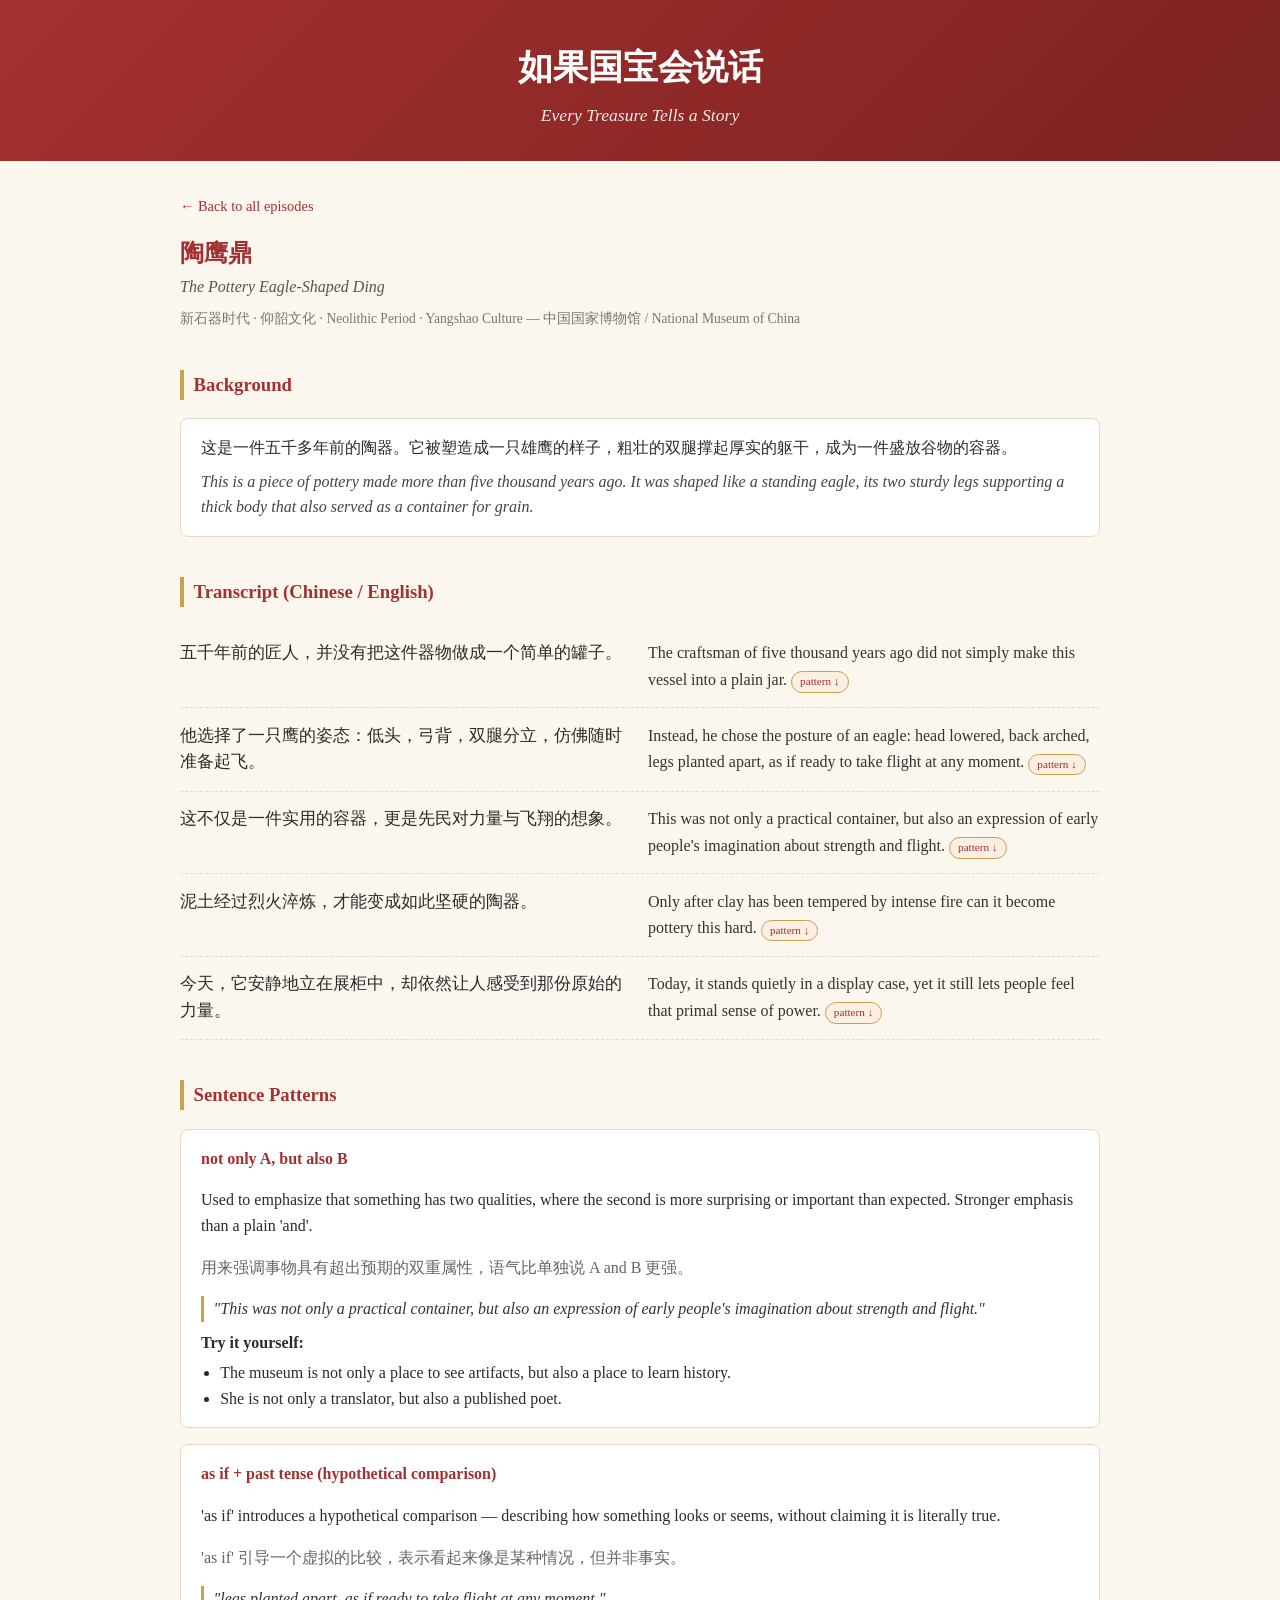
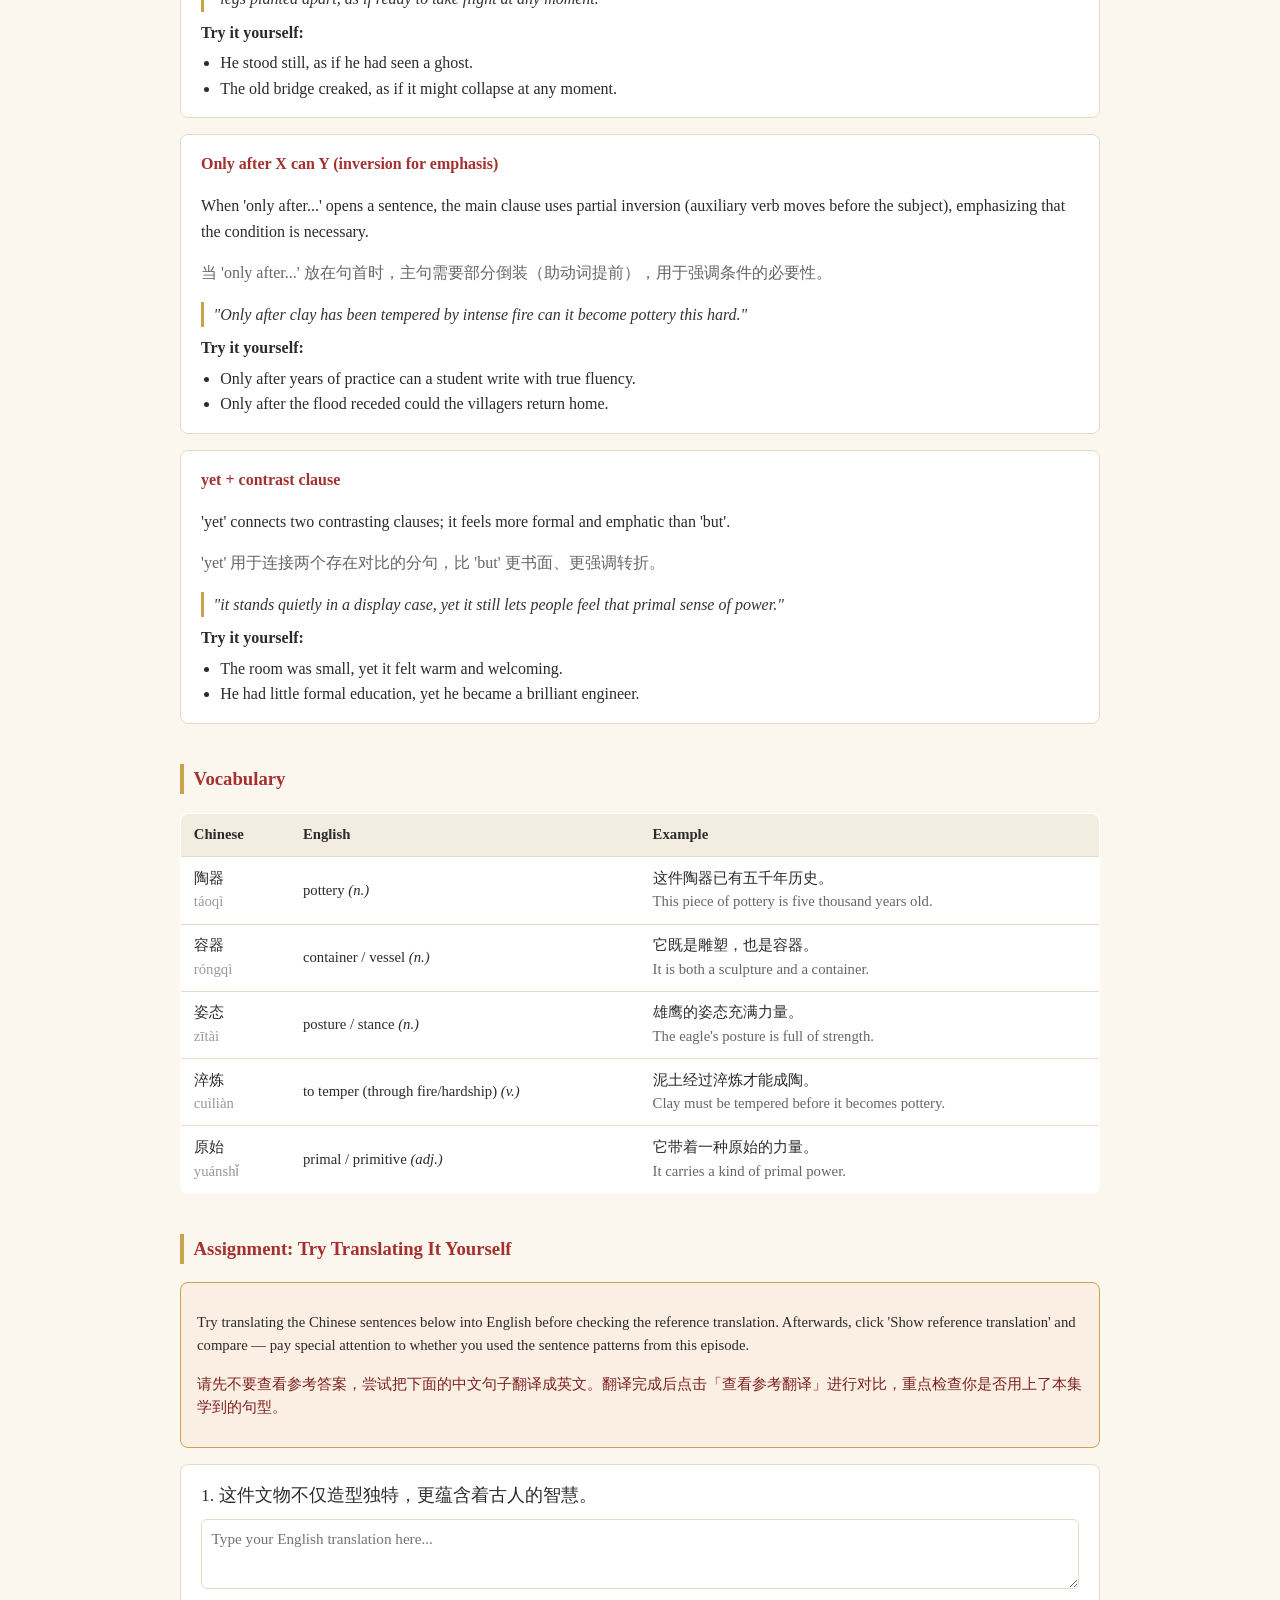
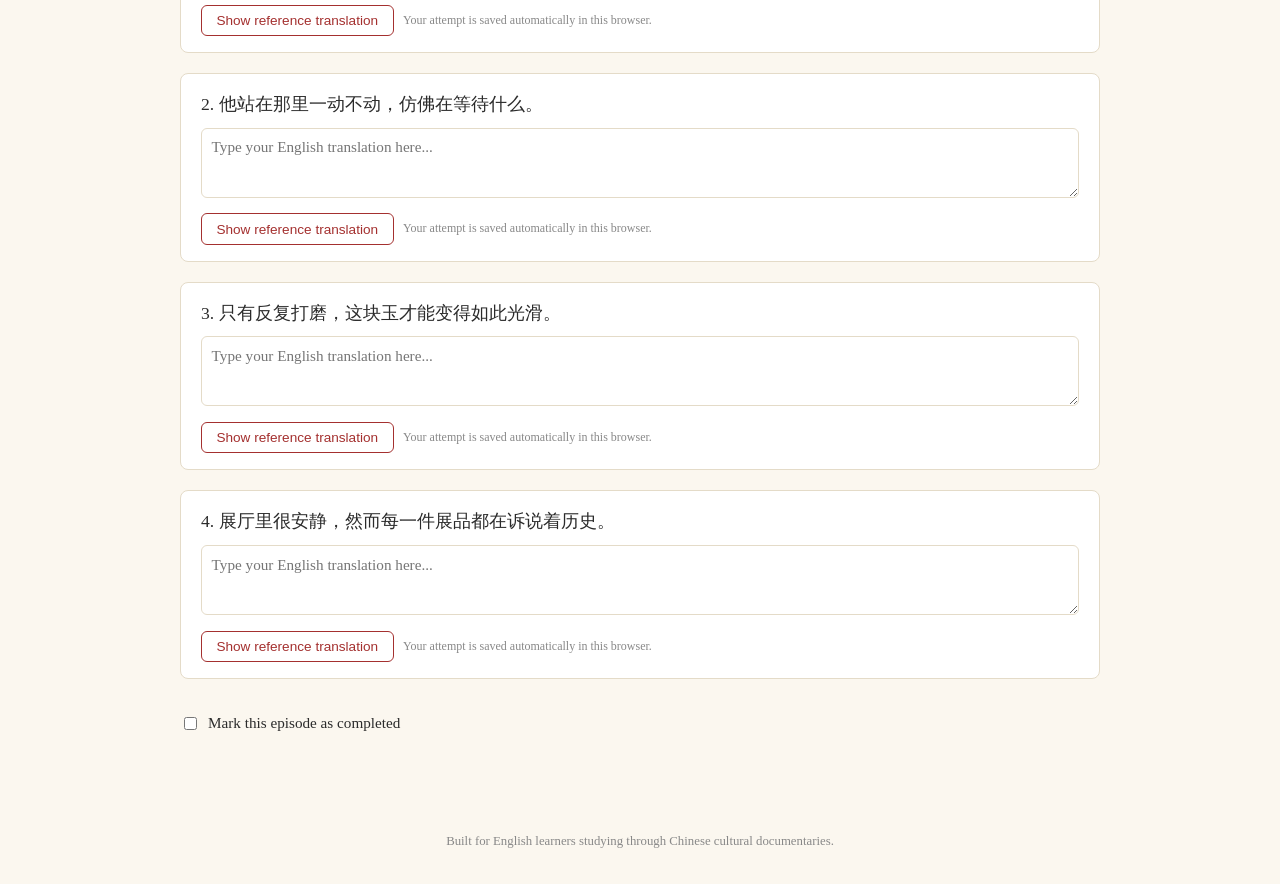
<file: chinese-english-learning/episode.html>
<!DOCTYPE html>
<html lang="en">
<head>
<meta charset="UTF-8">
<meta name="viewport" content="width=device-width, initial-scale=1.0">
<title>Episode</title>
<link rel="stylesheet" href="css/style.css">
</head>
<body>
  <header class="site-header">
    <h1>如果国宝会说话</h1>
    <div class="subtitle en-title">Every Treasure Tells a Story</div>
  </header>

  <main>
    <a class="back-link" href="index.html">&larr; Back to all episodes</a>

    <div class="episode-title">
      <h2 id="ep-title-zh"></h2>
      <div class="en-title" id="ep-title-en"></div>
      <div class="meta" id="ep-meta"></div>
    </div>

    <section>
      <h3>Background</h3>
      <div class="bg-block">
        <div class="zh" id="bg-zh"></div>
        <div class="en" id="bg-en"></div>
      </div>
    </section>

    <section>
      <h3>Transcript (Chinese / English)</h3>
      <div id="transcript"></div>
    </section>

    <section>
      <h3>Sentence Patterns</h3>
      <div id="patterns"></div>
    </section>

    <section>
      <h3>Vocabulary</h3>
      <table class="vocab-table">
        <thead>
          <tr><th>Chinese</th><th>English</th><th>Example</th></tr>
        </thead>
        <tbody id="vocab-body"></tbody>
      </table>
    </section>

    <section>
      <h3>Assignment: Try Translating It Yourself</h3>
      <div class="assignment-instructions" id="assignment-instructions"></div>
      <div id="assignment-list"></div>
    </section>

    <div id="complete-toggle"></div>
  </main>

  <footer class="site-footer">
    Built for English learners studying through Chinese cultural documentaries.
  </footer>

  <script src="js/episode.js"></script>
</body>
</html>
</file>
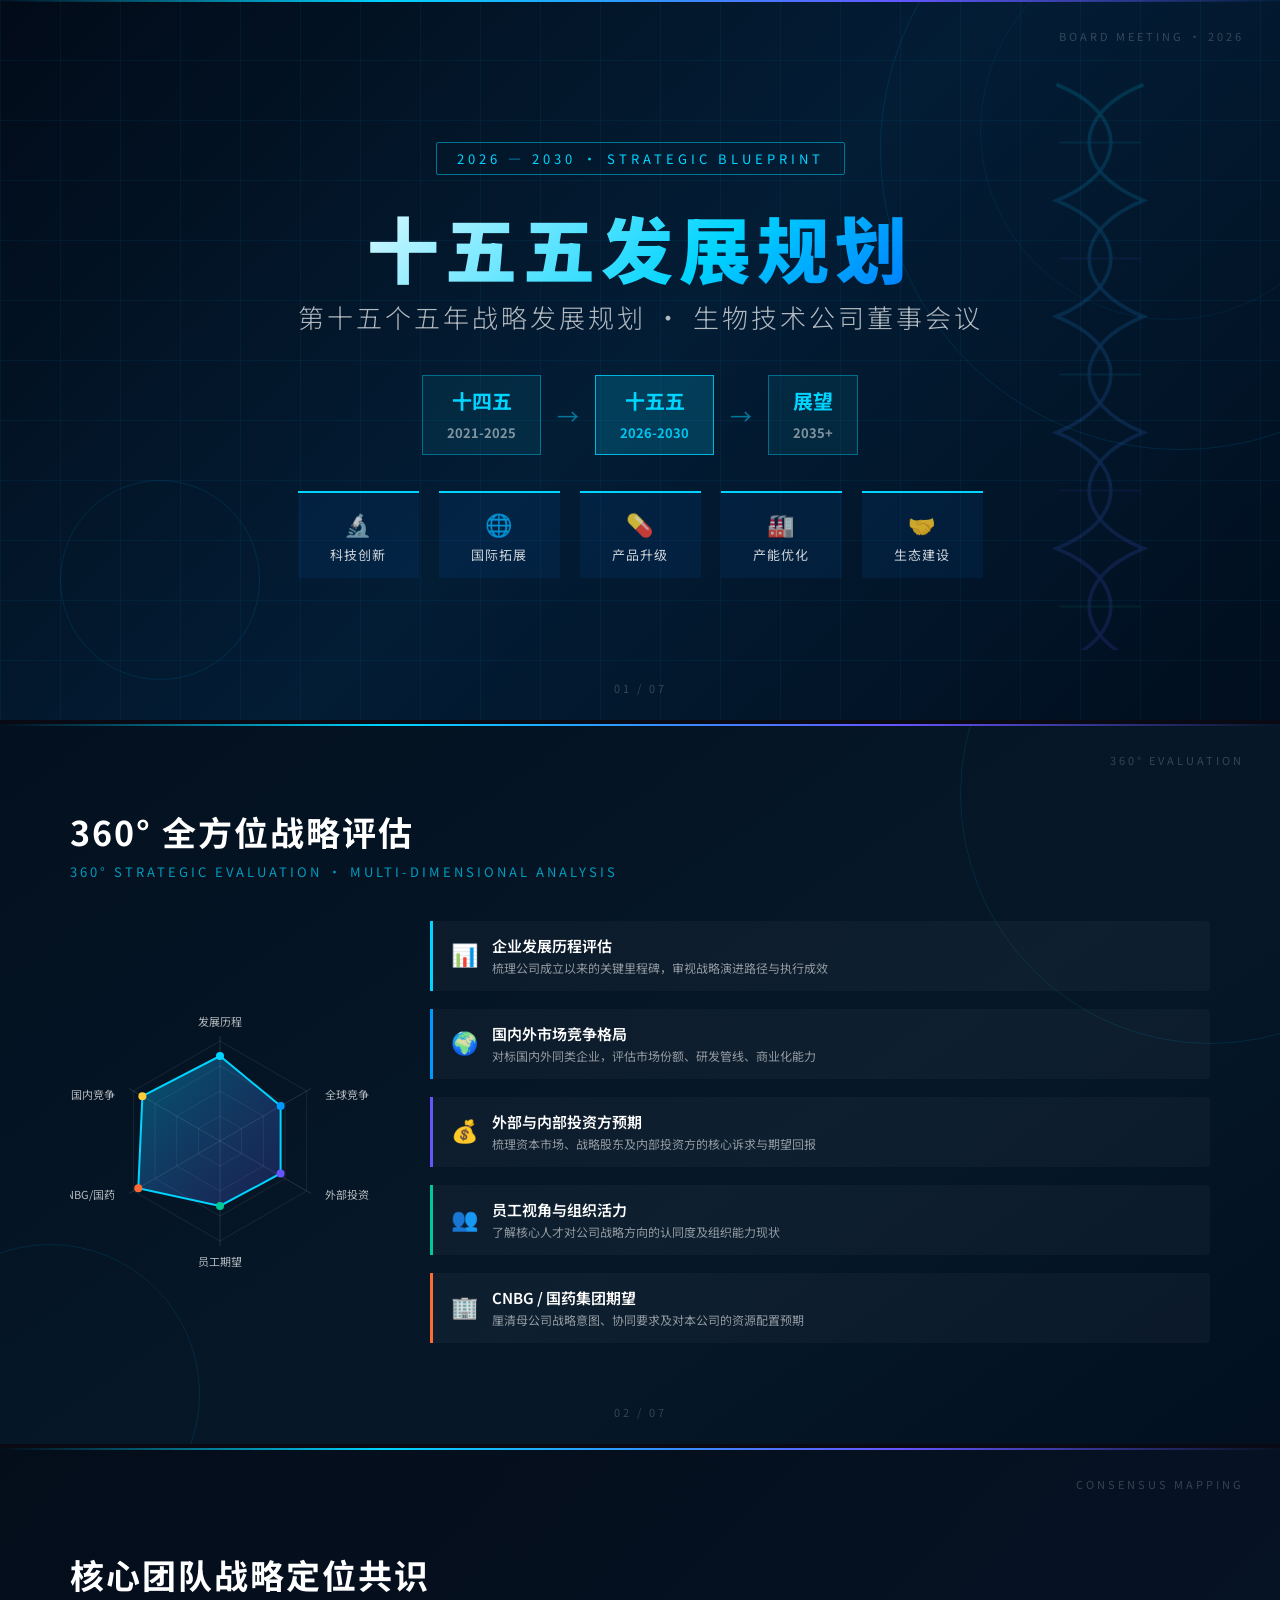
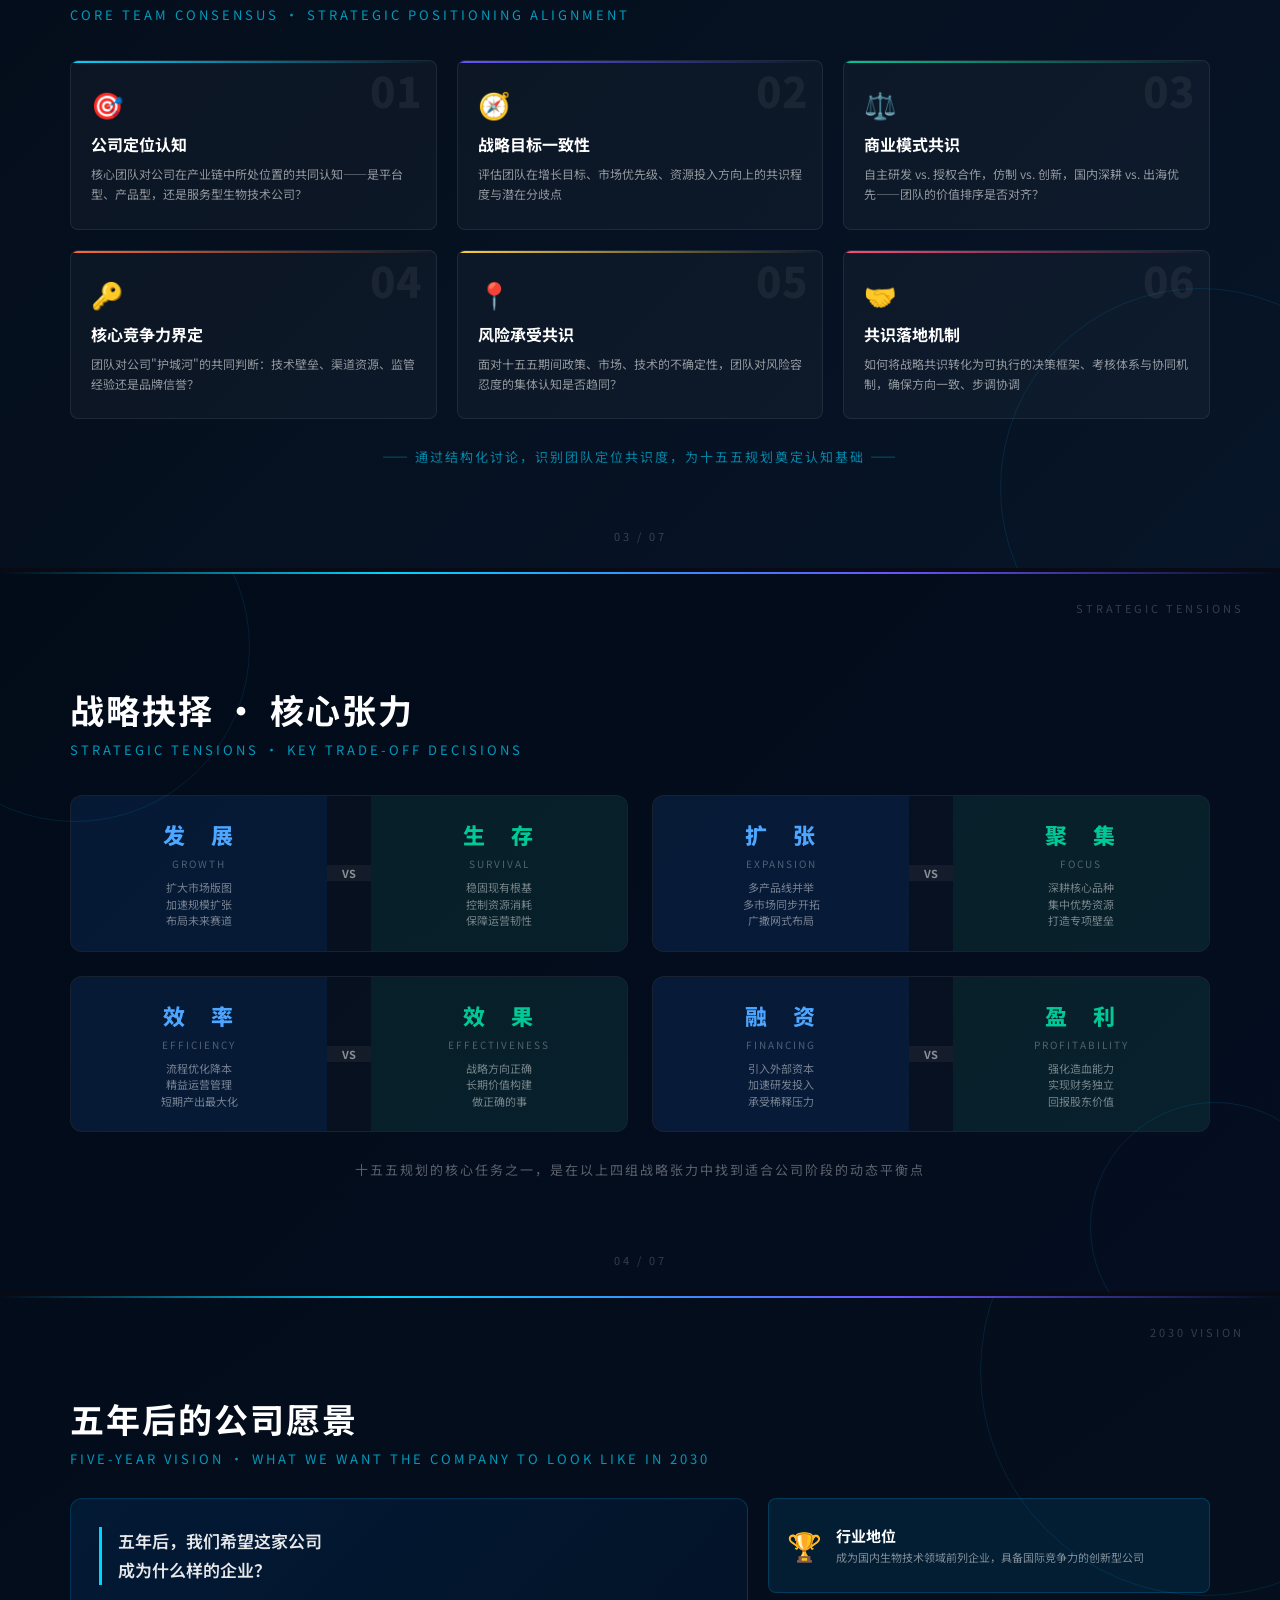
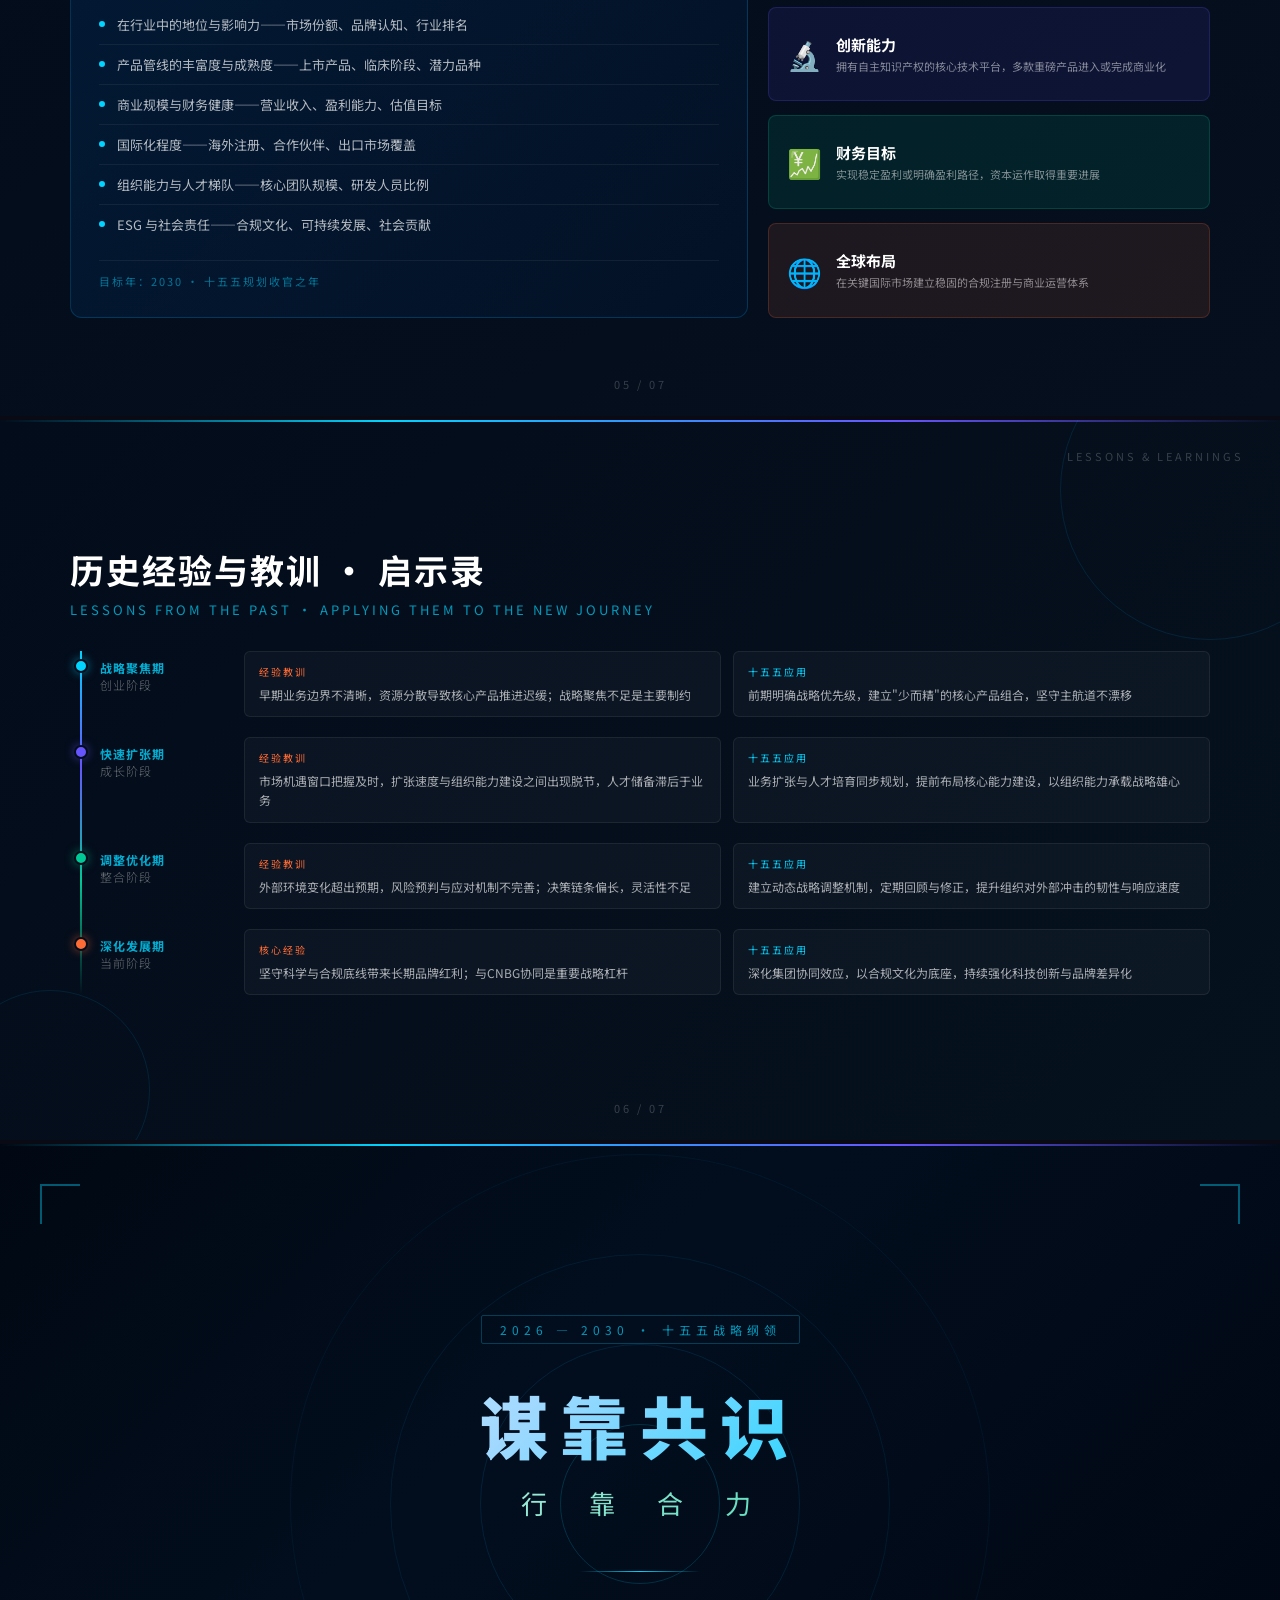
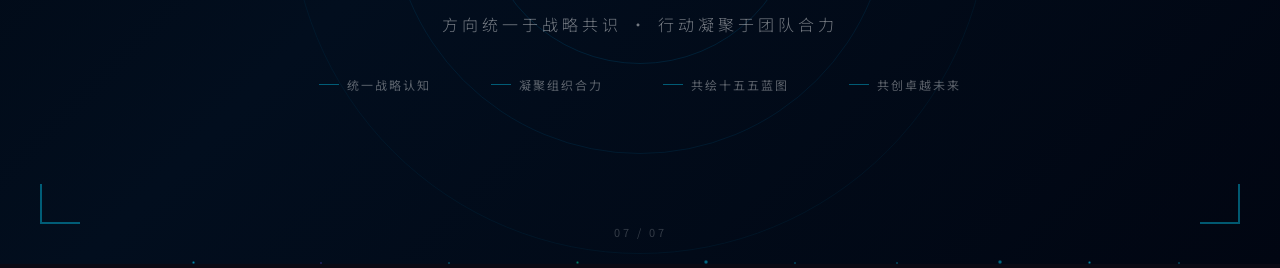
<file: slides/board_meeting_slides.html>
<!DOCTYPE html>
<html lang="zh-CN">
<head>
<meta charset="UTF-8">
<meta name="viewport" content="width=device-width, initial-scale=1.0">
<title>董事会议 · 生物技术公司战略研讨</title>
<style>
  @import url('https://fonts.googleapis.com/css2?family=Noto+Sans+SC:wght@300;400;500;700;900&display=swap');

  * { margin: 0; padding: 0; box-sizing: border-box; }

  body {
    font-family: 'Noto Sans SC', 'PingFang SC', 'Microsoft YaHei', sans-serif;
    background: #0a0a14;
    color: #fff;
  }

  .slide-nav {
    position: fixed;
    top: 50%;
    right: 20px;
    transform: translateY(-50%);
    z-index: 1000;
    display: flex;
    flex-direction: column;
    gap: 8px;
  }
  .nav-dot {
    width: 10px; height: 10px;
    border-radius: 50%;
    background: rgba(255,255,255,0.3);
    cursor: pointer;
    transition: all 0.3s;
  }
  .nav-dot.active { background: #00d4ff; transform: scale(1.4); }

  .slide {
    width: 1280px;
    height: 720px;
    position: relative;
    overflow: hidden;
    margin: 0 auto 4px;
    display: flex;
    align-items: center;
    justify-content: center;
    page-break-after: always;
  }

  /* ─── SLIDE 1 ──────────────────────────────────────────── */
  .slide-1 {
    background: linear-gradient(135deg, #020b18 0%, #031d35 50%, #010e1e 100%);
  }
  .slide-1 .grid-overlay {
    position: absolute; inset: 0;
    background-image:
      linear-gradient(rgba(0,180,255,0.06) 1px, transparent 1px),
      linear-gradient(90deg, rgba(0,180,255,0.06) 1px, transparent 1px);
    background-size: 60px 60px;
  }
  .slide-1 .dna-helix {
    position: absolute; right: 80px; top: 50%; transform: translateY(-50%);
    width: 200px; height: 580px; opacity: 0.18;
  }
  .slide-1 .content {
    position: relative; z-index: 2; text-align: center; padding: 60px;
  }
  .slide-1 .year-tag {
    display: inline-block;
    border: 1px solid rgba(0,212,255,0.5);
    color: #00d4ff;
    font-size: 13px;
    letter-spacing: 4px;
    padding: 6px 20px;
    border-radius: 2px;
    margin-bottom: 32px;
    text-transform: uppercase;
  }
  .slide-1 h1 {
    font-size: 72px;
    font-weight: 900;
    line-height: 1.1;
    background: linear-gradient(135deg, #ffffff 0%, #00d4ff 60%, #0066ff 100%);
    -webkit-background-clip: text;
    -webkit-text-fill-color: transparent;
    background-clip: text;
    margin-bottom: 12px;
    letter-spacing: 6px;
  }
  .slide-1 .subtitle {
    font-size: 26px;
    font-weight: 300;
    color: rgba(255,255,255,0.7);
    letter-spacing: 3px;
    margin-bottom: 40px;
  }
  .slide-1 .timeline-bar {
    display: flex;
    align-items: center;
    justify-content: center;
    gap: 0;
    margin: 36px 0;
  }
  .slide-1 .t-year {
    font-size: 20px;
    font-weight: 700;
    color: #00d4ff;
    padding: 10px 24px;
    border: 1px solid rgba(0,212,255,0.4);
    background: rgba(0,212,255,0.08);
  }
  .slide-1 .t-arrow {
    font-size: 22px;
    color: rgba(0,212,255,0.5);
    padding: 0 16px;
  }
  .slide-1 .pillars {
    display: flex;
    gap: 20px;
    margin-top: 32px;
    justify-content: center;
  }
  .slide-1 .pillar {
    flex: 1; max-width: 160px;
    border-top: 2px solid #00d4ff;
    padding: 14px 12px;
    background: rgba(0,100,200,0.1);
    text-align: center;
    font-size: 13px;
    color: rgba(255,255,255,0.8);
    letter-spacing: 1px;
  }
  .slide-1 .pillar .icon { font-size: 22px; display: block; margin-bottom: 6px; }
  .slide-1 .corner-mark {
    position: absolute;
    bottom: 28px; right: 36px;
    font-size: 11px; color: rgba(255,255,255,0.25); letter-spacing: 2px;
  }

  /* decorative circles */
  .circle-deco {
    position: absolute;
    border-radius: 50%;
    border: 1px solid rgba(0,180,255,0.12);
  }

  /* ─── SLIDE 2 ──────────────────────────────────────────── */
  .slide-2 {
    background: linear-gradient(145deg, #03101f 0%, #061828 60%, #021020 100%);
  }
  .slide-2 .content { position: relative; z-index: 2; width: 100%; padding: 50px 70px; }
  .slide-2 h2 {
    font-size: 34px; font-weight: 700; color: #fff; margin-bottom: 6px;
    letter-spacing: 2px;
  }
  .slide-2 .en-sub { font-size: 13px; color: rgba(0,212,255,0.7); letter-spacing: 3px; margin-bottom: 40px; }
  .slide-2 .radar-wrap {
    display: flex; align-items: center; gap: 60px;
  }
  .slide-2 svg.radar { flex-shrink: 0; }
  .slide-2 .legend-list { flex: 1; }
  .slide-2 .legend-item {
    display: flex; align-items: flex-start; gap: 14px;
    margin-bottom: 18px; padding: 14px 18px;
    background: rgba(255,255,255,0.03);
    border-left: 3px solid;
    border-radius: 0 4px 4px 0;
  }
  .slide-2 .legend-item:nth-child(1) { border-color: #00d4ff; }
  .slide-2 .legend-item:nth-child(2) { border-color: #0099ff; }
  .slide-2 .legend-item:nth-child(3) { border-color: #6655ff; }
  .slide-2 .legend-item:nth-child(4) { border-color: #00c896; }
  .slide-2 .legend-item:nth-child(5) { border-color: #ff6b35; }
  .slide-2 .legend-icon { font-size: 22px; margin-top: 2px; }
  .slide-2 .legend-title { font-size: 15px; font-weight: 600; color: #fff; margin-bottom: 3px; }
  .slide-2 .legend-desc { font-size: 12px; color: rgba(255,255,255,0.55); line-height: 1.5; }

  /* ─── SLIDE 3 ──────────────────────────────────────────── */
  .slide-3 {
    background: linear-gradient(135deg, #040d1a 0%, #071528 100%);
  }
  .slide-3 .content { position: relative; z-index: 2; width: 100%; padding: 50px 70px; }
  .slide-3 h2 { font-size: 34px; font-weight: 700; color: #fff; margin-bottom: 6px; letter-spacing: 2px; }
  .slide-3 .en-sub { font-size: 13px; color: rgba(0,212,255,0.7); letter-spacing: 3px; margin-bottom: 36px; }
  .slide-3 .consensus-grid {
    display: grid;
    grid-template-columns: 1fr 1fr 1fr;
    gap: 20px;
  }
  .slide-3 .c-card {
    background: rgba(255,255,255,0.03);
    border: 1px solid rgba(255,255,255,0.08);
    border-radius: 8px;
    padding: 24px 20px;
    position: relative;
    overflow: hidden;
  }
  .slide-3 .c-card::before {
    content: '';
    position: absolute; top: 0; left: 0; right: 0;
    height: 2px;
  }
  .slide-3 .c-card:nth-child(1)::before { background: linear-gradient(90deg, #00d4ff, transparent); }
  .slide-3 .c-card:nth-child(2)::before { background: linear-gradient(90deg, #6655ff, transparent); }
  .slide-3 .c-card:nth-child(3)::before { background: linear-gradient(90deg, #00c896, transparent); }
  .slide-3 .c-card:nth-child(4)::before { background: linear-gradient(90deg, #ff6b35, transparent); }
  .slide-3 .c-card:nth-child(5)::before { background: linear-gradient(90deg, #ffcd3c, transparent); }
  .slide-3 .c-card:nth-child(6)::before { background: linear-gradient(90deg, #ff4b7b, transparent); }
  .slide-3 .c-num {
    font-size: 42px; font-weight: 900;
    color: rgba(255,255,255,0.06);
    position: absolute; right: 14px; top: 8px;
    line-height: 1;
  }
  .slide-3 .c-icon { font-size: 26px; margin-bottom: 10px; }
  .slide-3 .c-title { font-size: 16px; font-weight: 700; color: #fff; margin-bottom: 8px; }
  .slide-3 .c-body { font-size: 12px; color: rgba(255,255,255,0.55); line-height: 1.7; }
  .slide-3 .center-note {
    text-align: center; margin-top: 28px;
    font-size: 13px; color: rgba(0,212,255,0.6); letter-spacing: 2px;
  }

  /* ─── SLIDE 4 ──────────────────────────────────────────── */
  .slide-4 {
    background: linear-gradient(135deg, #020b18 0%, #050e20 100%);
  }
  .slide-4 .content { position: relative; z-index: 2; width: 100%; padding: 48px 70px; }
  .slide-4 h2 { font-size: 34px; font-weight: 700; color: #fff; margin-bottom: 6px; letter-spacing: 2px; }
  .slide-4 .en-sub { font-size: 13px; color: rgba(0,212,255,0.7); letter-spacing: 3px; margin-bottom: 36px; }
  .slide-4 .vs-grid {
    display: grid;
    grid-template-columns: 1fr 1fr;
    gap: 24px;
  }
  .slide-4 .vs-pair {
    display: flex;
    align-items: center;
    background: rgba(255,255,255,0.02);
    border-radius: 12px;
    overflow: hidden;
    border: 1px solid rgba(255,255,255,0.07);
  }
  .slide-4 .vs-left, .vs-right {
    flex: 1; padding: 22px 18px; text-align: center;
  }
  .slide-4 .vs-left { background: rgba(0,120,255,0.1); }
  .slide-4 .vs-right { background: rgba(0,200,150,0.08); }
  .slide-4 .vs-word {
    font-size: 22px; font-weight: 800; letter-spacing: 2px;
    margin-bottom: 6px;
  }
  .slide-4 .vs-left .vs-word { color: #4da6ff; }
  .slide-4 .vs-right .vs-word { color: #00c896; }
  .slide-4 .vs-desc { font-size: 11px; color: rgba(255,255,255,0.45); line-height: 1.5; }
  .slide-4 .vs-divider {
    width: 44px; flex-shrink: 0;
    display: flex; align-items: center; justify-content: center;
    background: rgba(255,255,255,0.05);
    font-size: 13px; font-weight: 700; color: rgba(255,255,255,0.4);
    letter-spacing: 1px;
    writing-mode: horizontal-tb;
    position: relative;
  }
  .slide-4 .vs-divider::before, .slide-4 .vs-divider::after {
    content: '';
    position: absolute;
    left: 50%; transform: translateX(-50%);
    width: 1px; height: calc(50% - 14px);
    background: rgba(255,255,255,0.12);
  }
  .slide-4 .vs-divider::before { top: 0; }
  .slide-4 .vs-divider::after { bottom: 0; }
  .slide-4 .bottom-note {
    margin-top: 28px; text-align: center;
    font-size: 13px; color: rgba(255,255,255,0.35);
    letter-spacing: 2px;
  }

  /* ─── SLIDE 5 ──────────────────────────────────────────── */
  .slide-5 {
    background: linear-gradient(145deg, #030c1a 0%, #050f1e 100%);
  }
  .slide-5 .content { position: relative; z-index: 2; width: 100%; padding: 48px 70px; }
  .slide-5 h2 { font-size: 34px; font-weight: 700; color: #fff; margin-bottom: 6px; letter-spacing: 2px; }
  .slide-5 .en-sub { font-size: 13px; color: rgba(0,212,255,0.7); letter-spacing: 3px; margin-bottom: 30px; }
  .slide-5 .vision-row {
    display: flex; gap: 20px; align-items: stretch;
  }
  .slide-5 .vision-main {
    flex: 1.4;
    background: linear-gradient(135deg, rgba(0,100,200,0.15), rgba(0,50,120,0.1));
    border: 1px solid rgba(0,180,255,0.2);
    border-radius: 12px;
    padding: 28px 28px;
    display: flex; flex-direction: column; justify-content: space-between;
  }
  .slide-5 .vision-main .big-q {
    font-size: 17px; font-weight: 600; color: rgba(255,255,255,0.9);
    line-height: 1.7; margin-bottom: 20px;
    border-left: 3px solid #00d4ff;
    padding-left: 16px;
  }
  .slide-5 .kpi-list { list-style: none; }
  .slide-5 .kpi-list li {
    display: flex; align-items: center; gap: 12px;
    padding: 10px 0;
    border-bottom: 1px solid rgba(255,255,255,0.06);
    font-size: 13px; color: rgba(255,255,255,0.7);
  }
  .slide-5 .kpi-list li:last-child { border-bottom: none; }
  .slide-5 .kpi-list li .kpi-dot {
    width: 6px; height: 6px; border-radius: 50%; background: #00d4ff; flex-shrink: 0;
  }
  .slide-5 .vision-cards { flex: 1; display: flex; flex-direction: column; gap: 14px; }
  .slide-5 .v-card {
    flex: 1;
    border-radius: 8px;
    padding: 16px 18px;
    display: flex; align-items: center; gap: 14px;
  }
  .slide-5 .v-card:nth-child(1) { background: rgba(0,180,255,0.1); border: 1px solid rgba(0,180,255,0.2); }
  .slide-5 .v-card:nth-child(2) { background: rgba(100,85,255,0.1); border: 1px solid rgba(100,85,255,0.2); }
  .slide-5 .v-card:nth-child(3) { background: rgba(0,200,150,0.1); border: 1px solid rgba(0,200,150,0.2); }
  .slide-5 .v-card:nth-child(4) { background: rgba(255,107,53,0.1); border: 1px solid rgba(255,107,53,0.2); }
  .slide-5 .v-icon { font-size: 28px; flex-shrink: 0; }
  .slide-5 .v-title { font-size: 15px; font-weight: 700; color: #fff; margin-bottom: 3px; }
  .slide-5 .v-desc { font-size: 11px; color: rgba(255,255,255,0.5); line-height: 1.5; }

  /* ─── SLIDE 6 ──────────────────────────────────────────── */
  .slide-6 {
    background: linear-gradient(135deg, #030c1a 0%, #06111e 100%);
  }
  .slide-6 .content { position: relative; z-index: 2; width: 100%; padding: 48px 70px; }
  .slide-6 h2 { font-size: 34px; font-weight: 700; color: #fff; margin-bottom: 6px; letter-spacing: 2px; }
  .slide-6 .en-sub { font-size: 13px; color: rgba(0,212,255,0.7); letter-spacing: 3px; margin-bottom: 32px; }
  .slide-6 .timeline {
    position: relative; padding-left: 30px;
  }
  .slide-6 .timeline::before {
    content: '';
    position: absolute; left: 10px; top: 0; bottom: 0;
    width: 2px;
    background: linear-gradient(180deg, #00d4ff, #6655ff, #00c896, transparent);
  }
  .slide-6 .tl-item {
    position: relative; margin-bottom: 20px;
    display: flex; gap: 24px; align-items: flex-start;
  }
  .slide-6 .tl-dot {
    position: absolute; left: -26px; top: 8px;
    width: 14px; height: 14px; border-radius: 50%;
    background: #00d4ff;
    border: 2px solid #030c1a;
    box-shadow: 0 0 10px rgba(0,212,255,0.5);
  }
  .slide-6 .tl-item:nth-child(2) .tl-dot { background: #6655ff; box-shadow: 0 0 10px rgba(102,85,255,0.5); }
  .slide-6 .tl-item:nth-child(3) .tl-dot { background: #00c896; box-shadow: 0 0 10px rgba(0,200,150,0.5); }
  .slide-6 .tl-item:nth-child(4) .tl-dot { background: #ff6b35; box-shadow: 0 0 10px rgba(255,107,53,0.5); }
  .slide-6 .tl-phase {
    width: 120px; flex-shrink: 0;
    font-size: 12px; font-weight: 700;
    color: rgba(0,212,255,0.8); letter-spacing: 1px;
    padding-top: 8px;
  }
  .slide-6 .tl-box {
    flex: 1; display: grid; grid-template-columns: 1fr 1fr; gap: 12px;
  }
  .slide-6 .tl-lesson, .slide-6 .tl-apply {
    background: rgba(255,255,255,0.03);
    border-radius: 6px; padding: 12px 14px;
    border: 1px solid rgba(255,255,255,0.07);
  }
  .slide-6 .tl-label {
    font-size: 10px; letter-spacing: 2px; text-transform: uppercase;
    margin-bottom: 6px;
  }
  .slide-6 .tl-lesson .tl-label { color: #ff6b35; }
  .slide-6 .tl-apply .tl-label { color: #00d4ff; }
  .slide-6 .tl-text { font-size: 12px; color: rgba(255,255,255,0.65); line-height: 1.6; }

  /* ─── SLIDE 7 ──────────────────────────────────────────── */
  .slide-7 {
    background: linear-gradient(135deg, #010813 0%, #020e1e 40%, #010612 100%);
  }
  .slide-7 .particles {
    position: absolute; inset: 0; overflow: hidden;
  }
  .slide-7 .particle {
    position: absolute;
    border-radius: 50%;
    background: radial-gradient(circle, rgba(0,212,255,0.6), transparent);
    animation: float-up 8s infinite;
  }
  @keyframes float-up {
    0% { transform: translateY(100%) scale(0); opacity: 0; }
    20% { opacity: 0.6; }
    100% { transform: translateY(-200%) scale(1); opacity: 0; }
  }
  .slide-7 .big-circle {
    position: absolute;
    border-radius: 50%;
    border: 1px solid rgba(0,180,255,0.1);
  }
  .slide-7 .content {
    position: relative; z-index: 2;
    text-align: center; padding: 60px;
    width: 100%;
  }
  .slide-7 .label-tag {
    display: inline-block;
    font-size: 12px; letter-spacing: 5px;
    color: rgba(0,212,255,0.7);
    border: 1px solid rgba(0,212,255,0.25);
    padding: 5px 18px; border-radius: 2px;
    margin-bottom: 40px;
    text-transform: uppercase;
  }
  .slide-7 .main-text {
    font-size: 68px; font-weight: 900;
    letter-spacing: 12px;
    background: linear-gradient(135deg, #ffffff 0%, #a0d8ff 40%, #00d4ff 80%);
    -webkit-background-clip: text;
    -webkit-text-fill-color: transparent;
    background-clip: text;
    margin-bottom: 18px;
    line-height: 1.2;
    text-shadow: none;
  }
  .slide-7 .sub-text {
    font-size: 26px; font-weight: 400;
    letter-spacing: 8px;
    background: linear-gradient(135deg, #ffffff 0%, #00c896 100%);
    -webkit-background-clip: text;
    -webkit-text-fill-color: transparent;
    background-clip: text;
    margin-bottom: 50px;
  }
  .slide-7 .divider-line {
    width: 120px; height: 1px;
    background: linear-gradient(90deg, transparent, #00d4ff, transparent);
    margin: 0 auto 40px;
  }
  .slide-7 .footer-row {
    display: flex; justify-content: center; gap: 60px;
    margin-top: 10px;
  }
  .slide-7 .footer-item {
    font-size: 12px; color: rgba(255,255,255,0.35);
    letter-spacing: 2px;
    display: flex; align-items: center; gap: 8px;
  }
  .slide-7 .footer-item::before {
    content: '';
    width: 20px; height: 1px;
    background: rgba(0,212,255,0.4);
  }

  /* ─── SHARED DECORATIONS ─────────────────────────────── */
  .slide-num {
    position: absolute; bottom: 24px; left: 50%;
    transform: translateX(-50%);
    font-size: 11px; color: rgba(255,255,255,0.2);
    letter-spacing: 3px;
  }
  .top-accent {
    position: absolute; top: 0; left: 0; right: 0;
    height: 2px;
    background: linear-gradient(90deg, transparent 0%, #00d4ff 30%, #6655ff 70%, transparent 100%);
  }
  .slide-label {
    position: absolute; top: 28px; right: 36px;
    font-size: 11px; color: rgba(255,255,255,0.2);
    letter-spacing: 3px; text-transform: uppercase;
  }
</style>
</head>
<body>

<!-- ═══════════════════════ SLIDE 1 ═══════════════════════ -->
<div class="slide slide-1">
  <div class="top-accent"></div>
  <div class="grid-overlay"></div>

  <!-- decorative circles -->
  <div class="circle-deco" style="width:600px;height:600px;right:-200px;top:-150px;"></div>
  <div class="circle-deco" style="width:380px;height:380px;right:-80px;top:-60px;border-color:rgba(0,180,255,0.08)"></div>
  <div class="circle-deco" style="width:200px;height:200px;left:60px;bottom:40px;"></div>

  <!-- DNA SVG decoration -->
  <svg class="dna-helix" viewBox="0 0 80 400" xmlns="http://www.w3.org/2000/svg">
    <defs>
      <linearGradient id="dna-g" x1="0" y1="0" x2="0" y2="1">
        <stop offset="0%" stop-color="#00d4ff"/>
        <stop offset="100%" stop-color="#6655ff"/>
      </linearGradient>
    </defs>
    <!-- strand 1 -->
    <path d="M10,10 C60,30 60,70 10,90 C60,110 60,150 10,170 C60,190 60,230 10,250 C60,270 60,310 10,330 C60,350 60,390 10,410"
          fill="none" stroke="url(#dna-g)" stroke-width="2.5" opacity="0.8"/>
    <!-- strand 2 -->
    <path d="M70,10 C20,30 20,70 70,90 C20,110 20,150 70,170 C20,190 20,230 70,250 C20,270 20,310 70,330 C20,350 20,390 70,410"
          fill="none" stroke="url(#dna-g)" stroke-width="2.5" opacity="0.8"/>
    <!-- rungs -->
    <line x1="12" y1="50" x2="68" y2="50" stroke="#00d4ff" stroke-width="1.5" opacity="0.5"/>
    <line x1="40" y1="90" x2="40" y2="90" stroke="#00d4ff" stroke-width="1.5" opacity="0.3"/>
    <line x1="12" y1="130" x2="68" y2="130" stroke="#6655ff" stroke-width="1.5" opacity="0.5"/>
    <line x1="12" y1="210" x2="68" y2="210" stroke="#00d4ff" stroke-width="1.5" opacity="0.5"/>
    <line x1="12" y1="290" x2="68" y2="290" stroke="#6655ff" stroke-width="1.5" opacity="0.5"/>
    <line x1="12" y1="370" x2="68" y2="370" stroke="#00c896" stroke-width="1.5" opacity="0.5"/>
  </svg>

  <div class="content">
    <div class="year-tag">2026 — 2030 · STRATEGIC BLUEPRINT</div>
    <h1>十五五发展规划</h1>
    <div class="subtitle">第十五个五年战略发展规划 · 生物技术公司董事会议</div>

    <div class="timeline-bar">
      <div class="t-year">十四五<br><span style="font-size:13px;color:rgba(255,255,255,0.5)">2021-2025</span></div>
      <div class="t-arrow">→</div>
      <div class="t-year" style="background:rgba(0,212,255,0.18);border-color:rgba(0,212,255,0.8)">十五五<br><span style="font-size:13px;color:rgba(0,212,255,0.9)">2026-2030</span></div>
      <div class="t-arrow">→</div>
      <div class="t-year">展望<br><span style="font-size:13px;color:rgba(255,255,255,0.5)">2035+</span></div>
    </div>

    <div class="pillars">
      <div class="pillar"><span class="icon">🔬</span>科技创新</div>
      <div class="pillar"><span class="icon">🌐</span>国际拓展</div>
      <div class="pillar"><span class="icon">💊</span>产品升级</div>
      <div class="pillar"><span class="icon">🏭</span>产能优化</div>
      <div class="pillar"><span class="icon">🤝</span>生态建设</div>
    </div>
  </div>

  <div class="slide-num">01 / 07</div>
  <div class="slide-label">BOARD MEETING · 2026</div>
</div>


<!-- ═══════════════════════ SLIDE 2 ═══════════════════════ -->
<div class="slide slide-2">
  <div class="top-accent"></div>
  <div class="circle-deco" style="width:500px;height:500px;right:-180px;top:-180px;"></div>
  <div class="circle-deco" style="width:300px;height:300px;left:-100px;bottom:-100px;"></div>

  <div class="content">
    <h2>360° 全方位战略评估</h2>
    <div class="en-sub">360° STRATEGIC EVALUATION · MULTI-DIMENSIONAL ANALYSIS</div>

    <div class="radar-wrap">
      <!-- Radar Chart SVG -->
      <svg class="radar" width="300" height="300" viewBox="-150 -150 300 300">
        <defs>
          <linearGradient id="radar-fill" x1="0" y1="0" x2="1" y2="1">
            <stop offset="0%" stop-color="#00d4ff" stop-opacity="0.35"/>
            <stop offset="100%" stop-color="#6655ff" stop-opacity="0.2"/>
          </linearGradient>
        </defs>
        <!-- Grid rings -->
        <polygon points="0,-100 86.6,-50 86.6,50 0,100 -86.6,50 -86.6,-50" fill="none" stroke="rgba(255,255,255,0.08)" stroke-width="1"/>
        <polygon points="0,-75 65,-37.5 65,37.5 0,75 -65,37.5 -65,-37.5" fill="none" stroke="rgba(255,255,255,0.08)" stroke-width="1"/>
        <polygon points="0,-50 43.3,-25 43.3,25 0,50 -43.3,25 -43.3,-25" fill="none" stroke="rgba(255,255,255,0.08)" stroke-width="1"/>
        <polygon points="0,-25 21.6,-12.5 21.6,12.5 0,25 -21.6,12.5 -21.6,-12.5" fill="none" stroke="rgba(255,255,255,0.08)" stroke-width="1"/>
        <!-- Axes -->
        <line x1="0" y1="0" x2="0" y2="-105" stroke="rgba(255,255,255,0.12)" stroke-width="1"/>
        <line x1="0" y1="0" x2="91" y2="-52.5" stroke="rgba(255,255,255,0.12)" stroke-width="1"/>
        <line x1="0" y1="0" x2="91" y2="52.5" stroke="rgba(255,255,255,0.12)" stroke-width="1"/>
        <line x1="0" y1="0" x2="0" y2="105" stroke="rgba(255,255,255,0.12)" stroke-width="1"/>
        <line x1="0" y1="0" x2="-91" y2="52.5" stroke="rgba(255,255,255,0.12)" stroke-width="1"/>
        <line x1="0" y1="0" x2="-91" y2="-52.5" stroke="rgba(255,255,255,0.12)" stroke-width="1"/>
        <!-- Data polygon (ratings: history 85%, global 70%, investors 80%, employees 65%, partners 90%) -->
        <polygon
          points="0,-85 60.6,-35 60.6,32.5 0,65 -81.7,47.3 -77.6,-44.8"
          fill="url(#radar-fill)" stroke="#00d4ff" stroke-width="2"
        />
        <!-- Data points -->
        <circle cx="0" cy="-85" r="4" fill="#00d4ff"/>
        <circle cx="60.6" cy="-35" r="4" fill="#0099ff"/>
        <circle cx="60.6" cy="32.5" r="4" fill="#6655ff"/>
        <circle cx="0" cy="65" r="4" fill="#00c896"/>
        <circle cx="-81.7" cy="47.3" r="4" fill="#ff6b35"/>
        <circle cx="-77.6" cy="-44.8" r="4" fill="#ffcd3c"/>
        <!-- Labels -->
        <text x="0" y="-115" text-anchor="middle" font-size="11" fill="rgba(255,255,255,0.7)">发展历程</text>
        <text x="105" y="-42" text-anchor="start" font-size="11" fill="rgba(255,255,255,0.7)">全球竞争</text>
        <text x="105" y="58" text-anchor="start" font-size="11" fill="rgba(255,255,255,0.7)">外部投资人</text>
        <text x="0" y="125" text-anchor="middle" font-size="11" fill="rgba(255,255,255,0.7)">员工期望</text>
        <text x="-105" y="58" text-anchor="end" font-size="11" fill="rgba(255,255,255,0.7)">CNBG/国药</text>
        <text x="-105" y="-42" text-anchor="end" font-size="11" fill="rgba(255,255,255,0.7)">国内竞争</text>
      </svg>

      <div class="legend-list">
        <div class="legend-item">
          <div class="legend-icon">📊</div>
          <div>
            <div class="legend-title">企业发展历程评估</div>
            <div class="legend-desc">梳理公司成立以来的关键里程碑，审视战略演进路径与执行成效</div>
          </div>
        </div>
        <div class="legend-item">
          <div class="legend-icon">🌍</div>
          <div>
            <div class="legend-title">国内外市场竞争格局</div>
            <div class="legend-desc">对标国内外同类企业，评估市场份额、研发管线、商业化能力</div>
          </div>
        </div>
        <div class="legend-item">
          <div class="legend-icon">💰</div>
          <div>
            <div class="legend-title">外部与内部投资方预期</div>
            <div class="legend-desc">梳理资本市场、战略股东及内部投资方的核心诉求与期望回报</div>
          </div>
        </div>
        <div class="legend-item">
          <div class="legend-icon">👥</div>
          <div>
            <div class="legend-title">员工视角与组织活力</div>
            <div class="legend-desc">了解核心人才对公司战略方向的认同度及组织能力现状</div>
          </div>
        </div>
        <div class="legend-item">
          <div class="legend-icon">🏢</div>
          <div>
            <div class="legend-title">CNBG / 国药集团期望</div>
            <div class="legend-desc">厘清母公司战略意图、协同要求及对本公司的资源配置预期</div>
          </div>
        </div>
      </div>
    </div>
  </div>

  <div class="slide-num">02 / 07</div>
  <div class="slide-label">360° EVALUATION</div>
</div>


<!-- ═══════════════════════ SLIDE 3 ═══════════════════════ -->
<div class="slide slide-3">
  <div class="top-accent"></div>
  <div class="circle-deco" style="width:400px;height:400px;right:-120px;bottom:-120px;"></div>

  <div class="content">
    <h2>核心团队战略定位共识</h2>
    <div class="en-sub">CORE TEAM CONSENSUS · STRATEGIC POSITIONING ALIGNMENT</div>

    <div class="consensus-grid">
      <div class="c-card">
        <div class="c-num">01</div>
        <div class="c-icon">🎯</div>
        <div class="c-title">公司定位认知</div>
        <div class="c-body">核心团队对公司在产业链中所处位置的共同认知——是平台型、产品型，还是服务型生物技术公司？</div>
      </div>
      <div class="c-card">
        <div class="c-num">02</div>
        <div class="c-icon">🧭</div>
        <div class="c-title">战略目标一致性</div>
        <div class="c-body">评估团队在增长目标、市场优先级、资源投入方向上的共识程度与潜在分歧点</div>
      </div>
      <div class="c-card">
        <div class="c-num">03</div>
        <div class="c-icon">⚖️</div>
        <div class="c-title">商业模式共识</div>
        <div class="c-body">自主研发 vs. 授权合作，仿制 vs. 创新，国内深耕 vs. 出海优先——团队的价值排序是否对齐？</div>
      </div>
      <div class="c-card">
        <div class="c-num">04</div>
        <div class="c-icon">🔑</div>
        <div class="c-title">核心竞争力界定</div>
        <div class="c-body">团队对公司"护城河"的共同判断：技术壁垒、渠道资源、监管经验还是品牌信誉？</div>
      </div>
      <div class="c-card">
        <div class="c-num">05</div>
        <div class="c-icon">📍</div>
        <div class="c-title">风险承受共识</div>
        <div class="c-body">面对十五五期间政策、市场、技术的不确定性，团队对风险容忍度的集体认知是否趋同？</div>
      </div>
      <div class="c-card">
        <div class="c-num">06</div>
        <div class="c-icon">🤝</div>
        <div class="c-title">共识落地机制</div>
        <div class="c-body">如何将战略共识转化为可执行的决策框架、考核体系与协同机制，确保方向一致、步调协调</div>
      </div>
    </div>

    <div class="center-note">——  通过结构化讨论，识别团队定位共识度，为十五五规划奠定认知基础  ——</div>
  </div>

  <div class="slide-num">03 / 07</div>
  <div class="slide-label">CONSENSUS MAPPING</div>
</div>


<!-- ═══════════════════════ SLIDE 4 ═══════════════════════ -->
<div class="slide slide-4">
  <div class="top-accent"></div>
  <div class="circle-deco" style="width:350px;height:350px;left:-100px;top:-100px;"></div>
  <div class="circle-deco" style="width:250px;height:250px;right:-60px;bottom:-60px;"></div>

  <div class="content">
    <h2>战略抉择 · 核心张力</h2>
    <div class="en-sub">STRATEGIC TENSIONS · KEY TRADE-OFF DECISIONS</div>

    <div class="vs-grid">

      <!-- pair 1 -->
      <div class="vs-pair">
        <div class="vs-left">
          <div class="vs-word">发　展</div>
          <div style="font-size:10px;color:rgba(255,255,255,0.3);margin-bottom:8px;letter-spacing:2px">GROWTH</div>
          <div class="vs-desc">扩大市场版图<br>加速规模扩张<br>布局未来赛道</div>
        </div>
        <div class="vs-divider">
          <span style="color:rgba(255,255,255,0.5);font-size:11px;letter-spacing:0">VS</span>
        </div>
        <div class="vs-right">
          <div class="vs-word">生　存</div>
          <div style="font-size:10px;color:rgba(255,255,255,0.3);margin-bottom:8px;letter-spacing:2px">SURVIVAL</div>
          <div class="vs-desc">稳固现有根基<br>控制资源消耗<br>保障运营韧性</div>
        </div>
      </div>

      <!-- pair 2 -->
      <div class="vs-pair">
        <div class="vs-left">
          <div class="vs-word">扩　张</div>
          <div style="font-size:10px;color:rgba(255,255,255,0.3);margin-bottom:8px;letter-spacing:2px">EXPANSION</div>
          <div class="vs-desc">多产品线并举<br>多市场同步开拓<br>广撒网式布局</div>
        </div>
        <div class="vs-divider">
          <span style="color:rgba(255,255,255,0.5);font-size:11px;letter-spacing:0">VS</span>
        </div>
        <div class="vs-right">
          <div class="vs-word">聚　集</div>
          <div style="font-size:10px;color:rgba(255,255,255,0.3);margin-bottom:8px;letter-spacing:2px">FOCUS</div>
          <div class="vs-desc">深耕核心品种<br>集中优势资源<br>打造专项壁垒</div>
        </div>
      </div>

      <!-- pair 3 -->
      <div class="vs-pair">
        <div class="vs-left">
          <div class="vs-word">效　率</div>
          <div style="font-size:10px;color:rgba(255,255,255,0.3);margin-bottom:8px;letter-spacing:2px">EFFICIENCY</div>
          <div class="vs-desc">流程优化降本<br>精益运营管理<br>短期产出最大化</div>
        </div>
        <div class="vs-divider">
          <span style="color:rgba(255,255,255,0.5);font-size:11px;letter-spacing:0">VS</span>
        </div>
        <div class="vs-right">
          <div class="vs-word">效　果</div>
          <div style="font-size:10px;color:rgba(255,255,255,0.3);margin-bottom:8px;letter-spacing:2px">EFFECTIVENESS</div>
          <div class="vs-desc">战略方向正确<br>长期价值构建<br>做正确的事</div>
        </div>
      </div>

      <!-- pair 4 -->
      <div class="vs-pair">
        <div class="vs-left">
          <div class="vs-word">融　资</div>
          <div style="font-size:10px;color:rgba(255,255,255,0.3);margin-bottom:8px;letter-spacing:2px">FINANCING</div>
          <div class="vs-desc">引入外部资本<br>加速研发投入<br>承受稀释压力</div>
        </div>
        <div class="vs-divider">
          <span style="color:rgba(255,255,255,0.5);font-size:11px;letter-spacing:0">VS</span>
        </div>
        <div class="vs-right">
          <div class="vs-word">盈　利</div>
          <div style="font-size:10px;color:rgba(255,255,255,0.3);margin-bottom:8px;letter-spacing:2px">PROFITABILITY</div>
          <div class="vs-desc">强化造血能力<br>实现财务独立<br>回报股东价值</div>
        </div>
      </div>

    </div>

    <div class="bottom-note">十五五规划的核心任务之一，是在以上四组战略张力中找到适合公司阶段的动态平衡点</div>
  </div>

  <div class="slide-num">04 / 07</div>
  <div class="slide-label">STRATEGIC TENSIONS</div>
</div>


<!-- ═══════════════════════ SLIDE 5 ═══════════════════════ -->
<div class="slide slide-5">
  <div class="top-accent"></div>
  <div class="circle-deco" style="width:450px;height:450px;right:-150px;top:-150px;"></div>

  <div class="content">
    <h2>五年后的公司愿景</h2>
    <div class="en-sub">FIVE-YEAR VISION · WHAT WE WANT THE COMPANY TO LOOK LIKE IN 2030</div>

    <div class="vision-row">
      <div class="vision-main">
        <div>
          <div class="big-q">五年后，我们希望这家公司<br>成为什么样的企业？</div>
          <ul class="kpi-list">
            <li><span class="kpi-dot"></span>在行业中的地位与影响力——市场份额、品牌认知、行业排名</li>
            <li><span class="kpi-dot"></span>产品管线的丰富度与成熟度——上市产品、临床阶段、潜力品种</li>
            <li><span class="kpi-dot"></span>商业规模与财务健康——营业收入、盈利能力、估值目标</li>
            <li><span class="kpi-dot"></span>国际化程度——海外注册、合作伙伴、出口市场覆盖</li>
            <li><span class="kpi-dot"></span>组织能力与人才梯队——核心团队规模、研发人员比例</li>
            <li><span class="kpi-dot"></span>ESG 与社会责任——合规文化、可持续发展、社会贡献</li>
          </ul>
        </div>
        <div style="font-size:11px;color:rgba(0,212,255,0.5);letter-spacing:2px;margin-top:16px;border-top:1px solid rgba(255,255,255,0.06);padding-top:12px">
          目标年：2030 · 十五五规划收官之年
        </div>
      </div>

      <div class="vision-cards">
        <div class="v-card">
          <div class="v-icon">🏆</div>
          <div>
            <div class="v-title">行业地位</div>
            <div class="v-desc">成为国内生物技术领域前列企业，具备国际竞争力的创新型公司</div>
          </div>
        </div>
        <div class="v-card">
          <div class="v-icon">🔬</div>
          <div>
            <div class="v-title">创新能力</div>
            <div class="v-desc">拥有自主知识产权的核心技术平台，多款重磅产品进入或完成商业化</div>
          </div>
        </div>
        <div class="v-card">
          <div class="v-icon">💹</div>
          <div>
            <div class="v-title">财务目标</div>
            <div class="v-desc">实现稳定盈利或明确盈利路径，资本运作取得重要进展</div>
          </div>
        </div>
        <div class="v-card">
          <div class="v-icon">🌐</div>
          <div>
            <div class="v-title">全球布局</div>
            <div class="v-desc">在关键国际市场建立稳固的合规注册与商业运营体系</div>
          </div>
        </div>
      </div>
    </div>
  </div>

  <div class="slide-num">05 / 07</div>
  <div class="slide-label">2030 VISION</div>
</div>


<!-- ═══════════════════════ SLIDE 6 ═══════════════════════ -->
<div class="slide slide-6">
  <div class="top-accent"></div>
  <div class="circle-deco" style="width:300px;height:300px;right:-80px;top:-80px;"></div>
  <div class="circle-deco" style="width:200px;height:200px;left:-50px;bottom:-50px;"></div>

  <div class="content">
    <h2>历史经验与教训 · 启示录</h2>
    <div class="en-sub">LESSONS FROM THE PAST · APPLYING THEM TO THE NEW JOURNEY</div>

    <div class="timeline">
      <div class="tl-item">
        <div class="tl-dot"></div>
        <div class="tl-phase">战略聚焦期<br><span style="font-weight:300;color:rgba(255,255,255,0.4)">创业阶段</span></div>
        <div class="tl-box">
          <div class="tl-lesson">
            <div class="tl-label">经验教训</div>
            <div class="tl-text">早期业务边界不清晰，资源分散导致核心产品推进迟缓；战略聚焦不足是主要制约</div>
          </div>
          <div class="tl-apply">
            <div class="tl-label">十五五应用</div>
            <div class="tl-text">前期明确战略优先级，建立"少而精"的核心产品组合，坚守主航道不漂移</div>
          </div>
        </div>
      </div>

      <div class="tl-item">
        <div class="tl-dot"></div>
        <div class="tl-phase">快速扩张期<br><span style="font-weight:300;color:rgba(255,255,255,0.4)">成长阶段</span></div>
        <div class="tl-box">
          <div class="tl-lesson">
            <div class="tl-label">经验教训</div>
            <div class="tl-text">市场机遇窗口把握及时，扩张速度与组织能力建设之间出现脱节，人才储备滞后于业务</div>
          </div>
          <div class="tl-apply">
            <div class="tl-label">十五五应用</div>
            <div class="tl-text">业务扩张与人才培育同步规划，提前布局核心能力建设，以组织能力承载战略雄心</div>
          </div>
        </div>
      </div>

      <div class="tl-item">
        <div class="tl-dot"></div>
        <div class="tl-phase">调整优化期<br><span style="font-weight:300;color:rgba(255,255,255,0.4)">整合阶段</span></div>
        <div class="tl-box">
          <div class="tl-lesson">
            <div class="tl-label">经验教训</div>
            <div class="tl-text">外部环境变化超出预期，风险预判与应对机制不完善；决策链条偏长，灵活性不足</div>
          </div>
          <div class="tl-apply">
            <div class="tl-label">十五五应用</div>
            <div class="tl-text">建立动态战略调整机制，定期回顾与修正，提升组织对外部冲击的韧性与响应速度</div>
          </div>
        </div>
      </div>

      <div class="tl-item">
        <div class="tl-dot"></div>
        <div class="tl-phase">深化发展期<br><span style="font-weight:300;color:rgba(255,255,255,0.4)">当前阶段</span></div>
        <div class="tl-box">
          <div class="tl-lesson">
            <div class="tl-label">核心经验</div>
            <div class="tl-text">坚守科学与合规底线带来长期品牌红利；与CNBG协同是重要战略杠杆</div>
          </div>
          <div class="tl-apply">
            <div class="tl-label">十五五应用</div>
            <div class="tl-text">深化集团协同效应，以合规文化为底座，持续强化科技创新与品牌差异化</div>
          </div>
        </div>
      </div>
    </div>
  </div>

  <div class="slide-num">06 / 07</div>
  <div class="slide-label">LESSONS & LEARNINGS</div>
</div>


<!-- ═══════════════════════ SLIDE 7 ═══════════════════════ -->
<div class="slide slide-7">
  <div class="top-accent"></div>

  <!-- Large decorative circles -->
  <div class="big-circle" style="width:700px;height:700px;left:50%;top:50%;transform:translate(-50%,-50%);border-color:rgba(0,180,255,0.06);"></div>
  <div class="big-circle" style="width:500px;height:500px;left:50%;top:50%;transform:translate(-50%,-50%);border-color:rgba(0,180,255,0.09);"></div>
  <div class="big-circle" style="width:320px;height:320px;left:50%;top:50%;transform:translate(-50%,-50%);border-color:rgba(0,180,255,0.12);"></div>
  <div class="big-circle" style="width:160px;height:160px;left:50%;top:50%;transform:translate(-50%,-50%);border-color:rgba(0,212,255,0.18);"></div>

  <!-- Particles -->
  <div class="particles">
    <div class="particle" style="width:3px;height:3px;left:15%;bottom:0;animation-delay:0s;animation-duration:9s;"></div>
    <div class="particle" style="width:2px;height:2px;left:35%;bottom:0;animation-delay:2s;animation-duration:7s;"></div>
    <div class="particle" style="width:4px;height:4px;left:55%;bottom:0;animation-delay:4s;animation-duration:11s;"></div>
    <div class="particle" style="width:2px;height:2px;left:70%;bottom:0;animation-delay:1s;animation-duration:8s;"></div>
    <div class="particle" style="width:3px;height:3px;left:85%;bottom:0;animation-delay:3s;animation-duration:10s;"></div>
    <div class="particle" style="width:2px;height:2px;left:25%;bottom:0;animation-delay:5s;animation-duration:6s;background:radial-gradient(circle, rgba(102,85,255,0.6), transparent)"></div>
    <div class="particle" style="width:3px;height:3px;left:45%;bottom:0;animation-delay:6s;animation-duration:9s;background:radial-gradient(circle, rgba(0,200,150,0.6), transparent)"></div>
    <div class="particle" style="width:2px;height:2px;left:62%;bottom:0;animation-delay:1.5s;animation-duration:7.5s;"></div>
    <div class="particle" style="width:4px;height:4px;left:78%;bottom:0;animation-delay:3.5s;animation-duration:12s;"></div>
    <div class="particle" style="width:2px;height:2px;left:92%;bottom:0;animation-delay:0.5s;animation-duration:8.5s;"></div>
  </div>

  <!-- Corner accents -->
  <div style="position:absolute;top:40px;left:40px;width:40px;height:40px;border-top:2px solid rgba(0,212,255,0.4);border-left:2px solid rgba(0,212,255,0.4);"></div>
  <div style="position:absolute;top:40px;right:40px;width:40px;height:40px;border-top:2px solid rgba(0,212,255,0.4);border-right:2px solid rgba(0,212,255,0.4);"></div>
  <div style="position:absolute;bottom:40px;left:40px;width:40px;height:40px;border-bottom:2px solid rgba(0,212,255,0.4);border-left:2px solid rgba(0,212,255,0.4);"></div>
  <div style="position:absolute;bottom:40px;right:40px;width:40px;height:40px;border-bottom:2px solid rgba(0,212,255,0.4);border-right:2px solid rgba(0,212,255,0.4);"></div>

  <div class="content">
    <div class="label-tag">2026 — 2030 · 十五五战略纲领</div>

    <div class="main-text">谋靠共识</div>
    <div class="sub-text">行　靠　合　力</div>

    <div class="divider-line"></div>

    <div style="font-size:16px;color:rgba(255,255,255,0.45);letter-spacing:4px;margin-bottom:40px;font-weight:300">
      方向统一于战略共识 · 行动凝聚于团队合力
    </div>

    <div class="footer-row">
      <div class="footer-item">统一战略认知</div>
      <div class="footer-item">凝聚组织合力</div>
      <div class="footer-item">共绘十五五蓝图</div>
      <div class="footer-item">共创卓越未来</div>
    </div>
  </div>

  <div class="slide-num">07 / 07</div>
</div>


<script>
  // Print/export helper
  window.addEventListener('keydown', e => {
    if (e.key === 'p' && (e.ctrlKey || e.metaKey)) {
      document.title = '董事会议PPT配图';
    }
  });
</script>
</body>
</html>
</file>
<file: chinese-english-learning/css/style.css>
:root {
  --red: #a4302f;
  --gold: #c9a24b;
  --ink: #2b2b2b;
  --paper: #fbf7ef;
  --card: #ffffff;
  --border: #e4dbc8;
  --zh-font: "Noto Serif SC", "Songti SC", serif;
  --en-font: "Georgia", "Noto Serif", serif;
}

* { box-sizing: border-box; }

body {
  margin: 0;
  background: var(--paper);
  color: var(--ink);
  font-family: var(--en-font);
  line-height: 1.6;
}

header.site-header {
  background: linear-gradient(135deg, var(--red), #7c2222);
  color: #fff;
  padding: 2.5rem 1.5rem 2rem;
  text-align: center;
}

header.site-header h1 {
  margin: 0 0 0.3rem;
  font-family: var(--zh-font);
  font-size: 2.2rem;
}

header.site-header .subtitle {
  font-size: 1.1rem;
  opacity: 0.9;
}

header.site-header .en-title {
  font-style: italic;
}

.disclaimer {
  max-width: 760px;
  margin: 1.5rem auto 0;
  background: rgba(255,255,255,0.9);
  color: #4a2c1a;
  border-radius: 8px;
  padding: 0.75rem 1rem;
  font-size: 0.85rem;
  text-align: left;
}

main {
  max-width: 960px;
  margin: 0 auto;
  padding: 2rem 1.25rem 4rem;
}

.episode-grid {
  display: grid;
  grid-template-columns: repeat(auto-fill, minmax(260px, 1fr));
  gap: 1.25rem;
  margin-top: 1.5rem;
}

.episode-card {
  background: var(--card);
  border: 1px solid var(--border);
  border-radius: 10px;
  padding: 1.25rem;
  text-decoration: none;
  color: var(--ink);
  display: block;
  transition: box-shadow 0.15s ease, transform 0.15s ease;
  position: relative;
}

.episode-card:hover {
  box-shadow: 0 6px 18px rgba(164,48,47,0.15);
  transform: translateY(-2px);
}

.episode-card h3 {
  margin: 0 0 0.15rem;
  font-family: var(--zh-font);
  color: var(--red);
}

.episode-card .en {
  font-style: italic;
  color: #555;
  margin-bottom: 0.5rem;
}

.episode-card .meta {
  font-size: 0.8rem;
  color: #777;
}

.badge-done {
  position: absolute;
  top: 0.75rem;
  right: 0.75rem;
  background: #2e7d32;
  color: #fff;
  font-size: 0.7rem;
  padding: 0.15rem 0.5rem;
  border-radius: 999px;
}

a.back-link {
  display: inline-block;
  margin-bottom: 1rem;
  color: var(--red);
  text-decoration: none;
  font-size: 0.9rem;
}
a.back-link:hover { text-decoration: underline; }

.episode-title h2 {
  font-family: var(--zh-font);
  color: var(--red);
  margin: 0 0 0.1rem;
}
.episode-title .en-title {
  font-style: italic;
  color: #555;
  margin: 0 0 0.5rem;
}
.episode-title .meta {
  font-size: 0.85rem;
  color: #777;
}

section {
  margin-top: 2.5rem;
}

section h3 {
  border-left: 4px solid var(--gold);
  padding-left: 0.6rem;
  color: var(--red);
}

.bg-block {
  background: var(--card);
  border: 1px solid var(--border);
  border-radius: 8px;
  padding: 1rem 1.25rem;
}
.bg-block .zh {
  font-family: var(--zh-font);
  margin-bottom: 0.5rem;
}
.bg-block .en {
  color: #444;
  font-style: italic;
}

.transcript-row {
  display: grid;
  grid-template-columns: 1fr 1fr;
  gap: 1rem;
  border-bottom: 1px dashed var(--border);
  padding: 0.9rem 0;
}

.transcript-row .zh {
  font-family: var(--zh-font);
  font-size: 1.05rem;
}

.transcript-row .en {
  color: #333;
}

.pattern-tag {
  display: inline-block;
  margin-top: 0.35rem;
  font-size: 0.7rem;
  background: #fbeee3;
  color: var(--red);
  border: 1px solid var(--gold);
  border-radius: 999px;
  padding: 0.05rem 0.5rem;
  cursor: pointer;
}

@media (max-width: 640px) {
  .transcript-row { grid-template-columns: 1fr; }
}

.pattern-card, .vocab-card {
  background: var(--card);
  border: 1px solid var(--border);
  border-radius: 8px;
  padding: 1rem 1.25rem;
  margin-bottom: 1rem;
}

.pattern-card h4 {
  margin: 0 0 0.4rem;
  color: var(--red);
}

.pattern-card .quote {
  font-style: italic;
  border-left: 3px solid var(--gold);
  padding-left: 0.6rem;
  margin: 0.5rem 0;
  color: #333;
}

.pattern-card ul {
  margin: 0.3rem 0 0;
  padding-left: 1.2rem;
}

table.vocab-table {
  width: 100%;
  border-collapse: collapse;
  background: var(--card);
  border: 1px solid var(--border);
  border-radius: 8px;
  overflow: hidden;
}

table.vocab-table th, table.vocab-table td {
  text-align: left;
  padding: 0.6rem 0.8rem;
  border-bottom: 1px solid var(--border);
  font-size: 0.92rem;
}

table.vocab-table th {
  background: #f3ece0;
}

.assignment-instructions {
  background: #fbeee3;
  border: 1px solid var(--gold);
  border-radius: 8px;
  padding: 0.8rem 1rem;
  margin-bottom: 1rem;
  font-size: 0.92rem;
}

.assignment-item {
  background: var(--card);
  border: 1px solid var(--border);
  border-radius: 8px;
  padding: 1rem 1.25rem;
  margin-bottom: 1.25rem;
}

.assignment-item .prompt-zh {
  font-family: var(--zh-font);
  font-size: 1.1rem;
  margin-bottom: 0.6rem;
}

.assignment-item textarea {
  width: 100%;
  min-height: 70px;
  padding: 0.6rem;
  border: 1px solid var(--border);
  border-radius: 6px;
  font-family: var(--en-font);
  font-size: 0.95rem;
  resize: vertical;
}

.assignment-item .actions {
  margin-top: 0.5rem;
  display: flex;
  gap: 0.6rem;
  align-items: center;
}

button.btn {
  background: var(--red);
  color: #fff;
  border: none;
  padding: 0.45rem 0.9rem;
  border-radius: 6px;
  cursor: pointer;
  font-size: 0.85rem;
}
button.btn:hover { background: #7c2222; }
button.btn.secondary {
  background: transparent;
  color: var(--red);
  border: 1px solid var(--red);
}

.reference {
  display: none;
  margin-top: 0.6rem;
  padding: 0.6rem 0.8rem;
  background: #f3f8f1;
  border: 1px solid #cfe6c9;
  border-radius: 6px;
  color: #2e5730;
}
.reference.visible { display: block; }

.save-note {
  font-size: 0.75rem;
  color: #888;
}

footer.site-footer {
  text-align: center;
  padding: 2rem 1rem;
  color: #888;
  font-size: 0.8rem;
}

label.complete-toggle {
  display: flex;
  align-items: center;
  gap: 0.5rem;
  margin-top: 2rem;
  font-size: 0.95rem;
}
</file>
